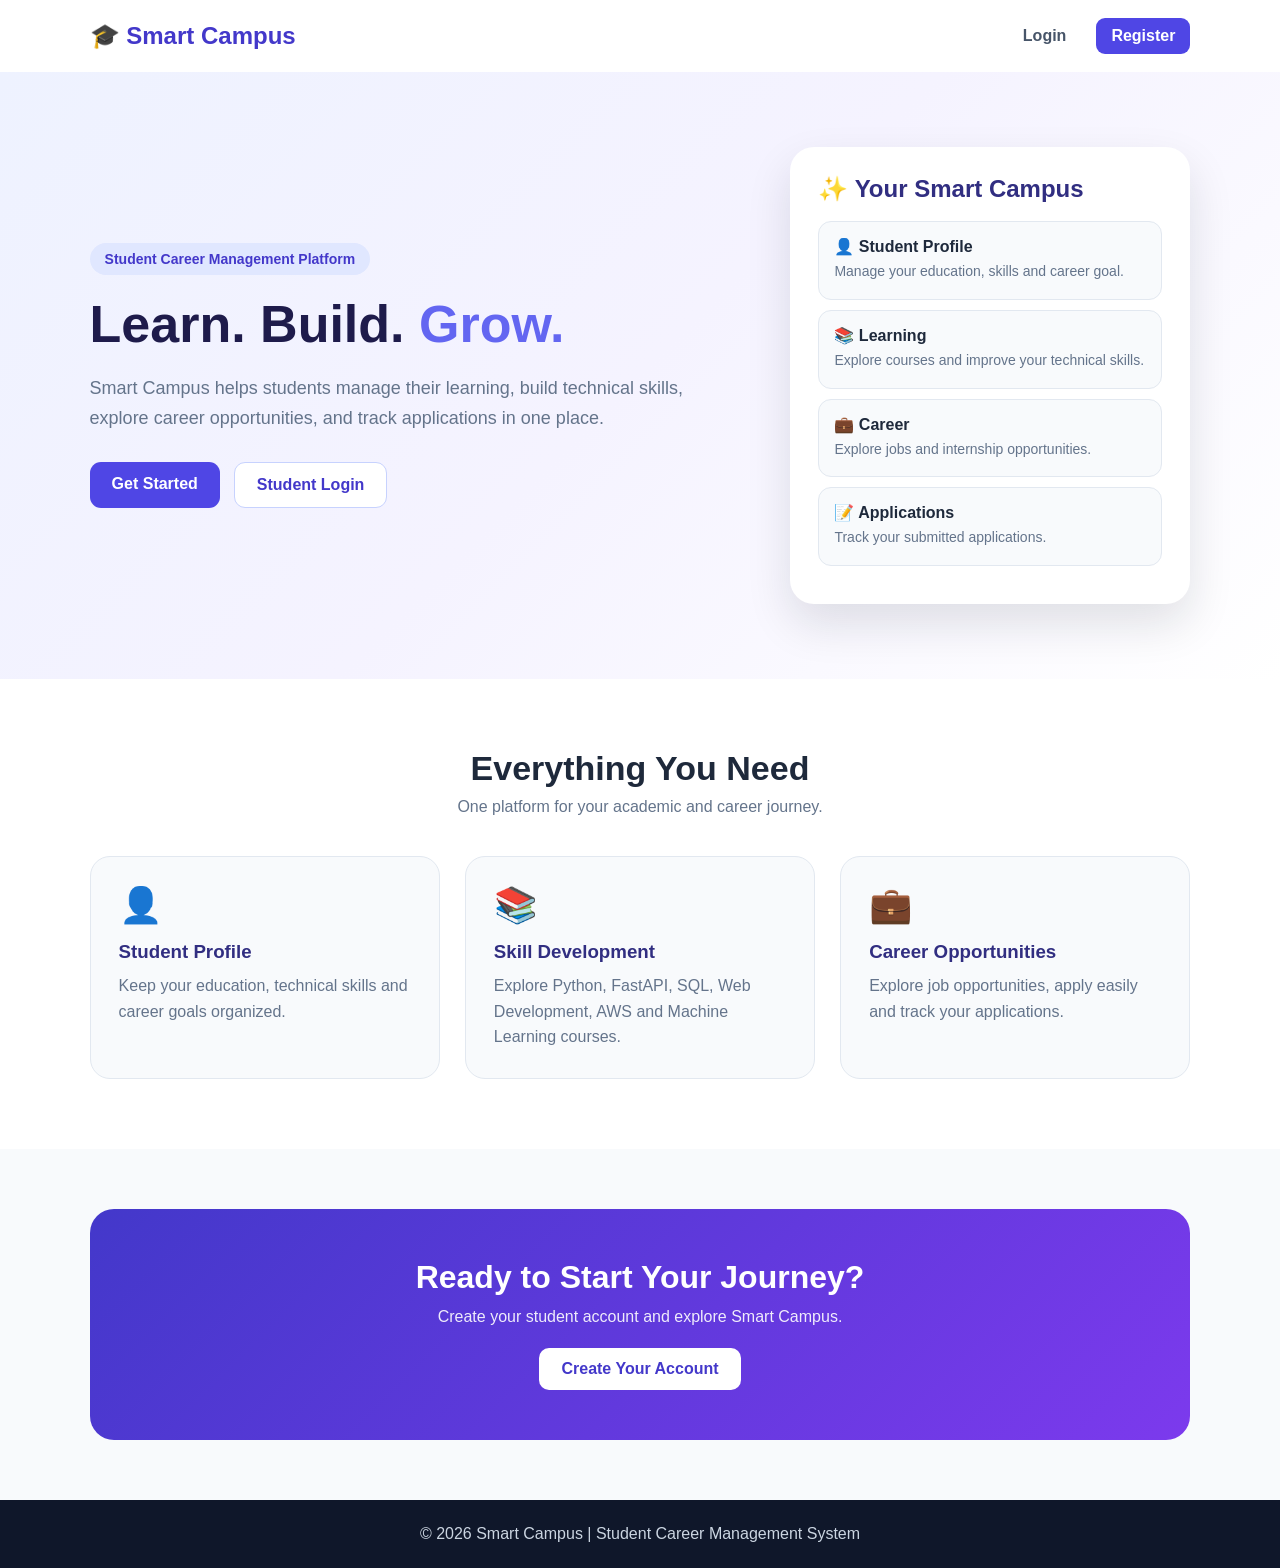
<file: index.html>
<!DOCTYPE html>
<html lang="en">

<head>
    <meta charset="UTF-8">
    <meta name="viewport" content="width=device-width, initial-scale=1.0">

    <title>Smart Campus - Home</title>

    <style>
        * {
            margin: 0;
            padding: 0;
            box-sizing: border-box;
        }

        body {
            font-family: "Segoe UI", Arial, sans-serif;
            background: #f8fafc;
            color: #1e293b;
        }

        nav {
            padding: 18px 7%;
            background: white;
            display: flex;
            justify-content: space-between;
            align-items: center;
            box-shadow: 0 2px 12px rgba(15, 23, 42, 0.08);
        }

        .logo {
            font-size: 24px;
            font-weight: bold;
            color: #4338ca;
        }

        .nav-links {
            display: flex;
            gap: 15px;
        }

        .nav-links a {
            text-decoration: none;
            color: #475569;
            font-weight: 600;
            padding: 9px 15px;
            border-radius: 9px;
        }

        .nav-links a:hover {
            color: #4338ca;
            background: #eef2ff;
        }

        .register-btn {
            background: #4f46e5 !important;
            color: white !important;
        }

        .hero {
            min-height: 560px;
            padding: 75px 7%;
            display: flex;
            align-items: center;
            justify-content: space-between;
            gap: 50px;
            background: linear-gradient(135deg, #eef2ff, #f5f3ff, white);
        }

        .hero-content {
            max-width: 600px;
        }

        .tag {
            display: inline-block;
            background: #e0e7ff;
            color: #4338ca;
            padding: 8px 15px;
            border-radius: 30px;
            font-size: 14px;
            font-weight: 600;
            margin-bottom: 20px;
        }

        .hero h1 {
            font-size: 52px;
            line-height: 1.15;
            color: #1e1b4b;
            margin-bottom: 18px;
        }

        .hero h1 span {
            color: #6366f1;
        }

        .hero p {
            color: #64748b;
            font-size: 18px;
            line-height: 1.7;
            margin-bottom: 28px;
        }

        .buttons {
            display: flex;
            gap: 14px;
        }

        .btn {
            text-decoration: none;
            padding: 13px 22px;
            border-radius: 11px;
            font-weight: 600;
            transition: 0.3s;
        }

        .primary {
            background: #4f46e5;
            color: white;
        }

        .primary:hover {
            background: #3730a3;
            transform: translateY(-2px);
        }

        .secondary {
            background: white;
            color: #4338ca;
            border: 1px solid #c7d2fe;
        }

        .secondary:hover {
            background: #eef2ff;
            transform: translateY(-2px);
        }

        .preview {
            width: 400px;
            background: white;
            padding: 28px;
            border-radius: 24px;
            box-shadow: 0 20px 45px rgba(15, 23, 42, 0.12);
        }

        .preview h2 {
            color: #312e81;
            margin-bottom: 18px;
        }

        .preview-card {
            padding: 15px;
            margin: 10px 0;
            border-radius: 13px;
            background: #f8fafc;
            border: 1px solid #e2e8f0;
        }

        .preview-card strong {
            color: #1e293b;
        }

        .preview-card p {
            font-size: 14px;
            margin: 4px 0 0;
        }

        .features {
            padding: 70px 7%;
            background: white;
        }

        .section-title {
            text-align: center;
            margin-bottom: 40px;
        }

        .section-title h2 {
            font-size: 34px;
            color: #1e293b;
            margin-bottom: 10px;
        }

        .section-title p {
            color: #64748b;
        }

        .feature-grid {
            display: grid;
            grid-template-columns: repeat(3, 1fr);
            gap: 25px;
        }

        .feature-card {
            padding: 28px;
            background: #f8fafc;
            border: 1px solid #e2e8f0;
            border-radius: 20px;
            transition: 0.3s;
        }

        .feature-card:hover {
            transform: translateY(-5px);
            box-shadow: 0 12px 25px rgba(67, 56, 202, 0.10);
        }

        .icon {
            font-size: 35px;
            margin-bottom: 15px;
        }

        .feature-card h3 {
            color: #312e81;
            margin-bottom: 10px;
        }

        .feature-card p {
            color: #64748b;
            line-height: 1.6;
        }

        .cta {
            margin: 60px 7%;
            padding: 50px 25px;
            text-align: center;
            border-radius: 24px;
            background: linear-gradient(135deg, #4338ca, #7c3aed);
            color: white;
        }

        .cta h2 {
            font-size: 32px;
            margin-bottom: 12px;
        }

        .cta p {
            margin-bottom: 22px;
            opacity: 0.9;
        }

        .cta a {
            display: inline-block;
            background: white;
            color: #4338ca;
            text-decoration: none;
            padding: 12px 22px;
            border-radius: 10px;
            font-weight: bold;
        }

        footer {
            background: #0f172a;
            color: #cbd5e1;
            text-align: center;
            padding: 25px;
        }

        @media (max-width: 850px) {
            .hero {
                flex-direction: column;
                text-align: center;
            }

            .buttons {
                justify-content: center;
            }

            .preview {
                width: 100%;
                max-width: 430px;
            }

            .feature-grid {
                grid-template-columns: 1fr;
            }

            .hero h1 {
                font-size: 40px;
            }
        }

        @media (max-width: 550px) {
            .nav-links a:first-child {
                display: none;
            }

            .hero {
                padding: 55px 5%;
            }

            .hero h1 {
                font-size: 34px;
            }

            .buttons {
                flex-direction: column;
            }

            .btn {
                width: 100%;
            }
        }
    </style>
</head>

<body>

    <nav>

        <div class="logo">
            🎓 Smart Campus
        </div>

        <div class="nav-links">

            <a href="Login.html">
                Login
            </a>

            <a href="register.html" class="register-btn">
                Register
            </a>

        </div>

    </nav>


    <section class="hero">

        <div class="hero-content">

            <span class="tag">
                Student Career Management Platform
            </span>

            <h1>
                Learn. Build.
                <span>Grow.</span>
            </h1>

            <p>
                Smart Campus helps students manage their learning,
                build technical skills, explore career opportunities,
                and track applications in one place.
            </p>

            <div class="buttons">

                <a href="register.html" class="btn primary">
                    Get Started
                </a>

                <a href="Login.html" class="btn secondary">
                    Student Login
                </a>

            </div>

        </div>


        <div class="preview">

            <h2>✨ Your Smart Campus</h2>

            <div class="preview-card">
                <strong>👤 Student Profile</strong>
                <p>Manage your education, skills and career goal.</p>
            </div>

            <div class="preview-card">
                <strong>📚 Learning</strong>
                <p>Explore courses and improve your technical skills.</p>
            </div>

            <div class="preview-card">
                <strong>💼 Career</strong>
                <p>Explore jobs and internship opportunities.</p>
            </div>

            <div class="preview-card">
                <strong>📝 Applications</strong>
                <p>Track your submitted applications.</p>
            </div>

        </div>

    </section>


    <section class="features">

        <div class="section-title">

            <h2>Everything You Need</h2>

            <p>
                One platform for your academic and career journey.
            </p>

        </div>


        <div class="feature-grid">

            <div class="feature-card">

                <div class="icon">👤</div>

                <h3>Student Profile</h3>

                <p>
                    Keep your education, technical skills
                    and career goals organized.
                </p>

            </div>


            <div class="feature-card">

                <div class="icon">📚</div>

                <h3>Skill Development</h3>

                <p>
                    Explore Python, FastAPI, SQL, Web Development,
                    AWS and Machine Learning courses.
                </p>

            </div>


            <div class="feature-card">

                <div class="icon">💼</div>

                <h3>Career Opportunities</h3>

                <p>
                    Explore job opportunities, apply easily
                    and track your applications.
                </p>

            </div>

        </div>

    </section>


    <section class="cta">

        <h2>Ready to Start Your Journey?</h2>

        <p>
            Create your student account and explore Smart Campus.
        </p>

        <a href="register.html">
            Create Your Account
        </a>

    </section>


    <footer>

        © 2026 Smart Campus | Student Career Management System

    </footer>

</body>

</html>
</file>
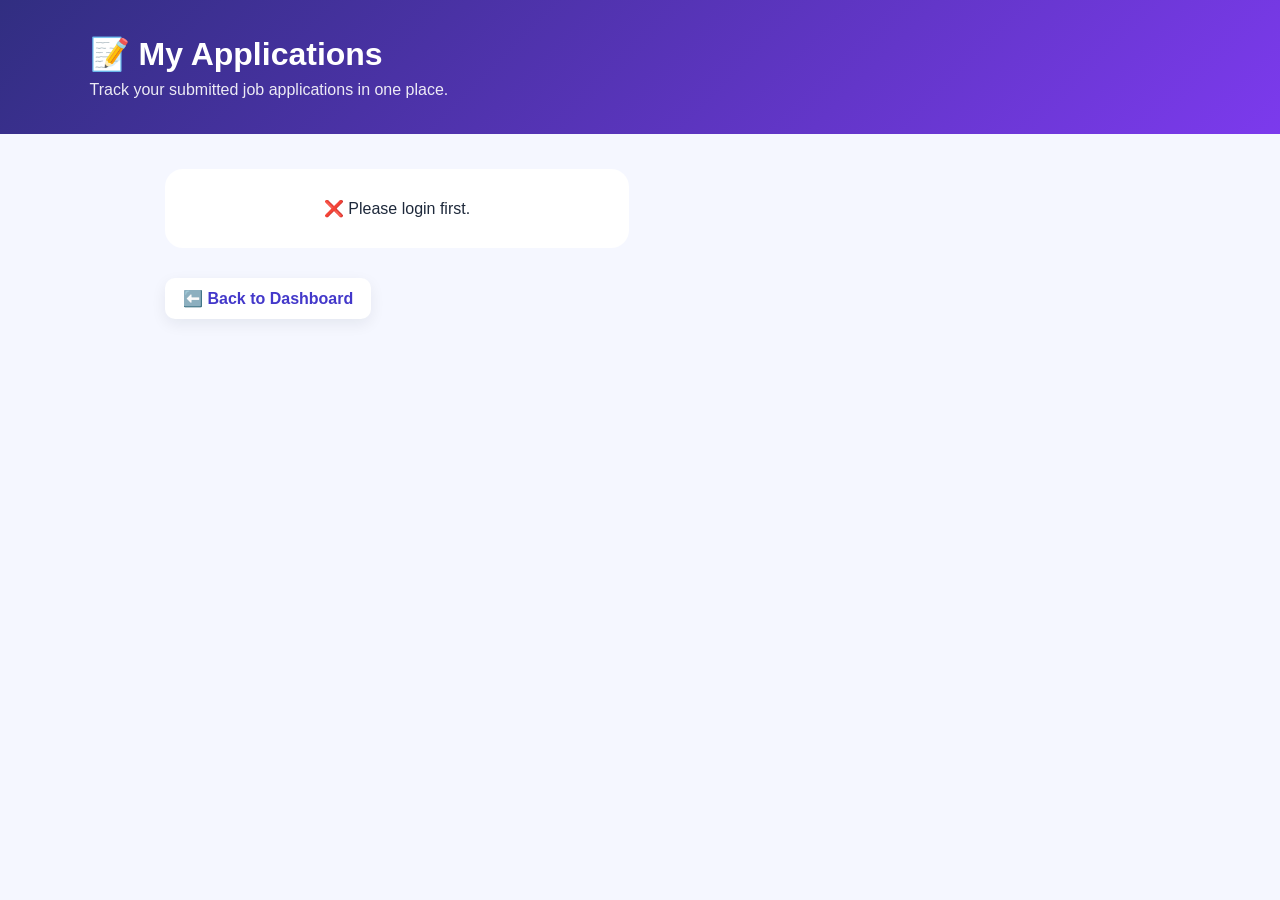
<file: applications.html>
<!DOCTYPE html>
<html lang="en">

<head>
    <meta charset="UTF-8">
    <meta name="viewport" content="width=device-width, initial-scale=1.0">

    <title>My Applications - Smart Campus</title>

    <style>
        * {
            margin: 0;
            padding: 0;
            box-sizing: border-box;
        }

        body {
            font-family: "Segoe UI", Arial, sans-serif;
            background: #f5f7ff;
            color: #1e293b;
            min-height: 100vh;
        }

        .header {
            background: linear-gradient(135deg, #312e81, #7c3aed);
            color: white;
            padding: 35px 7%;
        }

        .header h1 {
            font-size: 32px;
            margin-bottom: 8px;
        }

        .header p {
            opacity: 0.9;
        }

        .container {
            width: 90%;
            max-width: 950px;
            margin: 35px auto;
        }

        .applications-grid {
            display: grid;
            grid-template-columns: repeat(2, 1fr);
            gap: 22px;
        }

        .application-card {
            background: white;
            border-radius: 20px;
            padding: 25px;
            box-shadow: 0 8px 22px rgba(15, 23, 42, 0.08);
            border: 1px solid #e2e8f0;
            transition: 0.3s;
        }

        .application-card:hover {
            transform: translateY(-5px);
            box-shadow: 0 15px 30px rgba(79, 70, 229, 0.12);
        }

        .icon {
            font-size: 32px;
            margin-bottom: 12px;
        }

        .application-card h3 {
            color: #312e81;
            margin-bottom: 12px;
        }

        .status {
            display: inline-block;
            background: #dcfce7;
            color: #166534;
            padding: 6px 12px;
            border-radius: 20px;
            font-size: 13px;
            font-weight: 700;
            margin: 8px 0 18px;
        }

        .view-btn {
            display: inline-block;
            padding: 10px 17px;
            background: #4f46e5;
            color: white;
            border: none;
            border-radius: 10px;
            cursor: pointer;
            font-weight: 600;
        }

        .view-btn:hover {
            background: #3730a3;
        }

        .back-btn {
            display: inline-block;
            margin-top: 30px;
            padding: 11px 18px;
            background: white;
            color: #4338ca;
            text-decoration: none;
            border-radius: 10px;
            box-shadow: 0 5px 15px rgba(15, 23, 42, 0.07);
            font-weight: 600;
        }

        .empty {
            background: white;
            padding: 30px;
            border-radius: 18px;
            text-align: center;
        }

        @media (max-width: 700px) {
            .applications-grid {
                grid-template-columns: 1fr;
            }

            .header {
                padding: 28px 5%;
            }

            .container {
                width: 94%;
            }
        }
    </style>
</head>

<body>

    <header class="header">
        <h1>📝 My Applications</h1>
        <p>Track your submitted job applications in one place.</p>
    </header>

    <main class="container">

        <div id="applications" class="applications-grid">
            Loading applications...
        </div>

        <a href="studentdashboard.html" class="back-btn">
            ⬅️ Back to Dashboard
        </a>

    </main>

    <script>

        async function loadApplications() {

            const email = localStorage.getItem("student_email");

            if (!email) {
                document.getElementById("applications").innerHTML =
                    `
                    <div class="empty">
                        <p>❌ Please login first.</p>
                    </div>
                    `;
                return;
            }

            try {

                const response = await fetch(
                    "http://127.0.0.1:8000/applications?email="
                    + encodeURIComponent(email)
                );

                const result = await response.json();

                const container =
                    document.getElementById("applications");

                if (
                    !result.applications ||
                    result.applications.length === 0
                ) {
                    container.innerHTML =
                        `
                        <div class="empty">
                            <h3>No Applications Yet</h3>
                            <p>Apply for an opportunity to see it here.</p>
                        </div>
                        `;
                    return;
                }

                container.innerHTML = "";

                result.applications.forEach(function (application) {

                    const card =
                        document.createElement("div");

                    card.className = "application-card";

                    card.innerHTML = `
                        <div class="icon">💼</div>

                        <h3>${application.job}</h3>

                        <span class="status">
                            ${application.status}
                        </span>

                        <br>

                        <button
                            class="view-btn"
                            onclick="viewApplication('${application.job}')">
                            View Application
                        </button>
                    `;

                    container.appendChild(card);

                });

            } catch (error) {

                document.getElementById("applications").innerHTML =
                    `
                    <div class="empty">
                        <p>❌ Unable to connect to backend.</p>
                    </div>
                    `;

            }
        }


        function viewApplication(job) {

            alert(
                "📄 Application Details\n\n" +
                "Position: " + job + "\n" +
                "Status: Applied\n\n" +
                "✅ Your application has been submitted."
            );

        }

        loadApplications();

    </script>

</body>

</html>
</file>
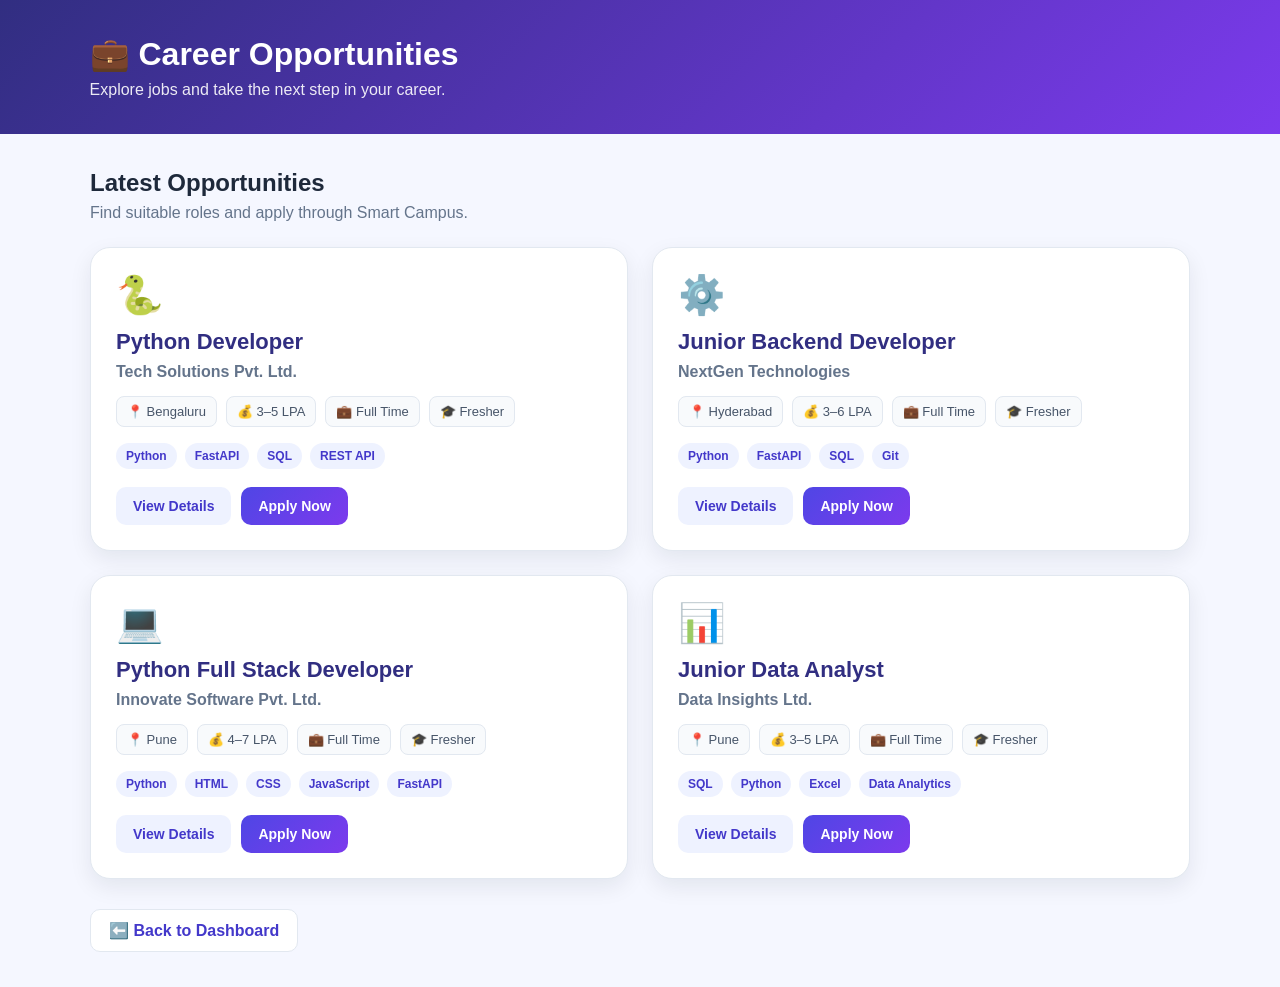
<file: career.html>
<!DOCTYPE html>
<html lang="en">

<head>
    <meta charset="UTF-8">
    <meta name="viewport" content="width=device-width, initial-scale=1.0">

    <title>Career Opportunities - Smart Campus</title>

    <style>
        * {
            margin: 0;
            padding: 0;
            box-sizing: border-box;
        }

        body {
            font-family: "Segoe UI", Arial, sans-serif;
            background: #f5f7ff;
            color: #1e293b;
        }

        .header {
            background: linear-gradient(135deg, #312e81, #7c3aed);
            color: white;
            padding: 35px 7%;
        }

        .header h1 {
            font-size: 32px;
            margin-bottom: 8px;
        }

        .header p {
            opacity: 0.9;
        }

        .container {
            width: 90%;
            max-width: 1100px;
            margin: 35px auto;
        }

        .section-title {
            margin-bottom: 25px;
        }

        .section-title h2 {
            color: #1e293b;
            margin-bottom: 7px;
        }

        .section-title p {
            color: #64748b;
        }

        .job-grid {
            display: grid;
            grid-template-columns: repeat(2, 1fr);
            gap: 24px;
        }

        .job-card {
            background: white;
            padding: 25px;
            border-radius: 20px;
            border: 1px solid #e2e8f0;
            box-shadow: 0 8px 22px rgba(15, 23, 42, 0.08);
            transition: 0.3s;
        }

        .job-card:hover {
            transform: translateY(-4px);
            box-shadow: 0 15px 30px rgba(79, 70, 229, 0.12);
        }

        .job-icon {
            font-size: 38px;
            margin-bottom: 12px;
        }

        .job-card h3 {
            color: #312e81;
            font-size: 22px;
            margin-bottom: 8px;
        }

        .company {
            color: #64748b;
            font-weight: 600;
            margin-bottom: 15px;
        }

        .job-info {
            display: flex;
            flex-wrap: wrap;
            gap: 9px;
            margin-bottom: 16px;
        }

        .info {
            padding: 7px 10px;
            background: #f8fafc;
            border: 1px solid #e2e8f0;
            border-radius: 8px;
            font-size: 13px;
            color: #475569;
        }

        .skills {
            display: flex;
            flex-wrap: wrap;
            gap: 8px;
            margin-bottom: 18px;
        }

        .skill {
            background: #eef2ff;
            color: #4338ca;
            padding: 6px 10px;
            border-radius: 20px;
            font-size: 12px;
            font-weight: 600;
        }

        .buttons {
            display: flex;
            gap: 10px;
            flex-wrap: wrap;
        }

        button {
            padding: 11px 17px;
            border-radius: 10px;
            border: none;
            cursor: pointer;
            font-size: 14px;
            font-weight: 600;
        }

        .details-btn {
            background: #eef2ff;
            color: #4338ca;
        }

        .details-btn:hover {
            background: #e0e7ff;
        }

        .apply-btn {
            background: linear-gradient(135deg, #4f46e5, #7c3aed);
            color: white;
        }

        .apply-btn:hover {
            background: #3730a3;
        }

        .back-btn {
            display: inline-block;
            margin-top: 30px;
            padding: 11px 18px;
            text-decoration: none;
            background: white;
            color: #4338ca;
            border: 1px solid #e2e8f0;
            border-radius: 10px;
            font-weight: 600;
        }

        .message {
            margin-top: 20px;
            padding: 14px;
            border-radius: 10px;
            display: none;
            font-weight: 600;
        }

        /* Modal */

        .modal {
            display: none;
            position: fixed;
            inset: 0;
            background: rgba(15, 23, 42, 0.55);
            justify-content: center;
            align-items: center;
            padding: 20px;
            z-index: 1000;
        }

        .modal-content {
            background: white;
            width: 100%;
            max-width: 600px;
            border-radius: 20px;
            padding: 30px;
            max-height: 85vh;
            overflow-y: auto;
        }

        .modal-content h2 {
            color: #312e81;
            margin-bottom: 8px;
        }

        .modal-company {
            color: #64748b;
            font-weight: 600;
        }

        .modal-content h3 {
            color: #4338ca;
            margin-top: 20px;
            margin-bottom: 8px;
        }

        .modal-content p,
        .modal-content li {
            color: #64748b;
            line-height: 1.7;
        }

        .modal-content ul {
            padding-left: 20px;
        }

        .close-btn {
            float: right;
            background: #e2e8f0;
            color: #334155;
        }

        .close-btn:hover {
            background: #cbd5e1;
        }

        @media (max-width: 800px) {
            .job-grid {
                grid-template-columns: 1fr;
            }
        }

        @media (max-width: 500px) {
            .container {
                width: 94%;
            }

            .header {
                padding: 28px 5%;
            }

            .header h1 {
                font-size: 27px;
            }

            .buttons {
                flex-direction: column;
            }

            button {
                width: 100%;
            }
        }
    </style>
</head>

<body>

    <header class="header">
        <h1>💼 Career Opportunities</h1>
        <p>Explore jobs and take the next step in your career.</p>
    </header>

    <main class="container">

        <div class="section-title">
            <h2>Latest Opportunities</h2>
            <p>Find suitable roles and apply through Smart Campus.</p>
        </div>

        <div class="job-grid">

            <!-- Job 1 -->
            <div class="job-card">

                <div class="job-icon">🐍</div>

                <h3>Python Developer</h3>

                <div class="company">
                    Tech Solutions Pvt. Ltd.
                </div>

                <div class="job-info">
                    <span class="info">📍 Bengaluru</span>
                    <span class="info">💰 3–5 LPA</span>
                    <span class="info">💼 Full Time</span>
                    <span class="info">🎓 Fresher</span>
                </div>

                <div class="skills">
                    <span class="skill">Python</span>
                    <span class="skill">FastAPI</span>
                    <span class="skill">SQL</span>
                    <span class="skill">REST API</span>
                </div>

                <div class="buttons">

                    <button
                        class="details-btn"
                        onclick="showDetails(
                            'Python Developer',
                            'Tech Solutions Pvt. Ltd.',
                            'Bengaluru',
                            '3–5 LPA',
                            'Python, FastAPI, SQL, REST APIs'
                        )">
                        View Details
                    </button>

                    <button
                        class="apply-btn"
                        onclick="applyJob('Python Developer')">
                        Apply Now
                    </button>

                </div>

            </div>


            <!-- Job 2 -->
            <div class="job-card">

                <div class="job-icon">⚙️</div>

                <h3>Junior Backend Developer</h3>

                <div class="company">
                    NextGen Technologies
                </div>

                <div class="job-info">
                    <span class="info">📍 Hyderabad</span>
                    <span class="info">💰 3–6 LPA</span>
                    <span class="info">💼 Full Time</span>
                    <span class="info">🎓 Fresher</span>
                </div>

                <div class="skills">
                    <span class="skill">Python</span>
                    <span class="skill">FastAPI</span>
                    <span class="skill">SQL</span>
                    <span class="skill">Git</span>
                </div>

                <div class="buttons">

                    <button
                        class="details-btn"
                        onclick="showDetails(
                            'Junior Backend Developer',
                            'NextGen Technologies',
                            'Hyderabad',
                            '3–6 LPA',
                            'Python, FastAPI, SQL, Git'
                        )">
                        View Details
                    </button>

                    <button
                        class="apply-btn"
                        onclick="applyJob('Junior Backend Developer')">
                        Apply Now
                    </button>

                </div>

            </div>


            <!-- Job 3 -->
            <div class="job-card">

                <div class="job-icon">💻</div>

                <h3>Python Full Stack Developer</h3>

                <div class="company">
                    Innovate Software Pvt. Ltd.
                </div>

                <div class="job-info">
                    <span class="info">📍 Pune</span>
                    <span class="info">💰 4–7 LPA</span>
                    <span class="info">💼 Full Time</span>
                    <span class="info">🎓 Fresher</span>
                </div>

                <div class="skills">
                    <span class="skill">Python</span>
                    <span class="skill">HTML</span>
                    <span class="skill">CSS</span>
                    <span class="skill">JavaScript</span>
                    <span class="skill">FastAPI</span>
                </div>

                <div class="buttons">

                    <button
                        class="details-btn"
                        onclick="showDetails(
                            'Python Full Stack Developer',
                            'Innovate Software Pvt. Ltd.',
                            'Pune',
                            '4–7 LPA',
                            'Python, HTML, CSS, JavaScript, FastAPI'
                        )">
                        View Details
                    </button>

                    <button
                        class="apply-btn"
                        onclick="applyJob('Python Full Stack Developer')">
                        Apply Now
                    </button>

                </div>

            </div>


            <!-- Job 4 -->
            <div class="job-card">

                <div class="job-icon">📊</div>

                <h3>Junior Data Analyst</h3>

                <div class="company">
                    Data Insights Ltd.
                </div>

                <div class="job-info">
                    <span class="info">📍 Pune</span>
                    <span class="info">💰 3–5 LPA</span>
                    <span class="info">💼 Full Time</span>
                    <span class="info">🎓 Fresher</span>
                </div>

                <div class="skills">
                    <span class="skill">SQL</span>
                    <span class="skill">Python</span>
                    <span class="skill">Excel</span>
                    <span class="skill">Data Analytics</span>
                </div>

                <div class="buttons">

                    <button
                        class="details-btn"
                        onclick="showDetails(
                            'Junior Data Analyst',
                            'Data Insights Ltd.',
                            'Pune',
                            '3–5 LPA',
                            'SQL, Python, Excel, Data Analytics'
                        )">
                        View Details
                    </button>

                    <button
                        class="apply-btn"
                        onclick="applyJob('Junior Data Analyst')">
                        Apply Now
                    </button>

                </div>

            </div>

        </div>


        <div id="message" class="message"></div>


        <a
            href="studentdashboard.html"
            class="back-btn">
            ⬅️ Back to Dashboard
        </a>

    </main>


    <!-- Job Details Modal -->

    <div id="detailsModal" class="modal">

        <div class="modal-content">

            <button
                class="close-btn"
                onclick="closeDetails()">
                ✕ Close
            </button>

            <h2 id="modalTitle">Job Title</h2>

            <p
                id="modalCompany"
                class="modal-company">
                Company
            </p>

            <h3>📍 Location</h3>
            <p id="modalLocation"></p>

            <h3>💰 Salary</h3>
            <p id="modalSalary"></p>

            <h3>🛠️ Required Skills</h3>
            <p id="modalSkills"></p>

            <h3>📋 Job Description</h3>

            <p>
                The selected candidate will work with the development
                team to build, test, debug and maintain software
                applications. The role provides opportunities to work
                with modern technologies and real-world projects.
            </p>

            <h3>🎓 Eligibility</h3>

            <ul>
                <li>Bachelor's degree in Computer Science or related field</li>
                <li>Strong programming and problem-solving fundamentals</li>
                <li>Good communication and teamwork skills</li>
                <li>Freshers are encouraged to apply</li>
            </ul>

        </div>

    </div>


    <script>

        function showDetails(
            title,
            company,
            location,
            salary,
            skills
        ) {

            document.getElementById("modalTitle").textContent =
                title;

            document.getElementById("modalCompany").textContent =
                company;

            document.getElementById("modalLocation").textContent =
                location;

            document.getElementById("modalSalary").textContent =
                salary;

            document.getElementById("modalSkills").textContent =
                skills;

            document.getElementById("detailsModal").style.display =
                "flex";
        }


        function closeDetails() {

            document.getElementById("detailsModal").style.display =
                "none";
        }


        async function applyJob(jobTitle) {

            const email =
                localStorage.getItem("student_email");

            const message =
                document.getElementById("message");


            if (!email) {

                message.textContent =
                    "❌ Please login before applying.";

                message.style.display = "block";
                message.style.background = "#fee2e2";
                message.style.color = "#b91c1c";

                return;
            }


            try {

                const response =
                    await fetch(
                        "http://127.0.0.1:8000/apply",
                        {
                            method: "POST",

                            headers: {
                                "Content-Type":
                                    "application/json"
                            },

                            body: JSON.stringify({
                                email: email,
                                job: jobTitle
                            })
                        }
                    );


                const result =
                    await response.json();


                if (response.ok) {

                    message.textContent =
                        "✅ Application submitted successfully for " +
                        jobTitle + ".";

                    message.style.display = "block";
                    message.style.background = "#dcfce7";
                    message.style.color = "#166534";

                } else {

                    message.textContent =
                        "❌ " +
                        (result.message ||
                            "Unable to submit application.");

                    message.style.display = "block";
                    message.style.background = "#fee2e2";
                    message.style.color = "#b91c1c";
                }

            } catch (error) {

                message.textContent =
                    "❌ Unable to connect to the backend.";

                message.style.display = "block";
                message.style.background = "#fee2e2";
                message.style.color = "#b91c1c";
            }

        }

    </script>

</body>

</html>
</file>
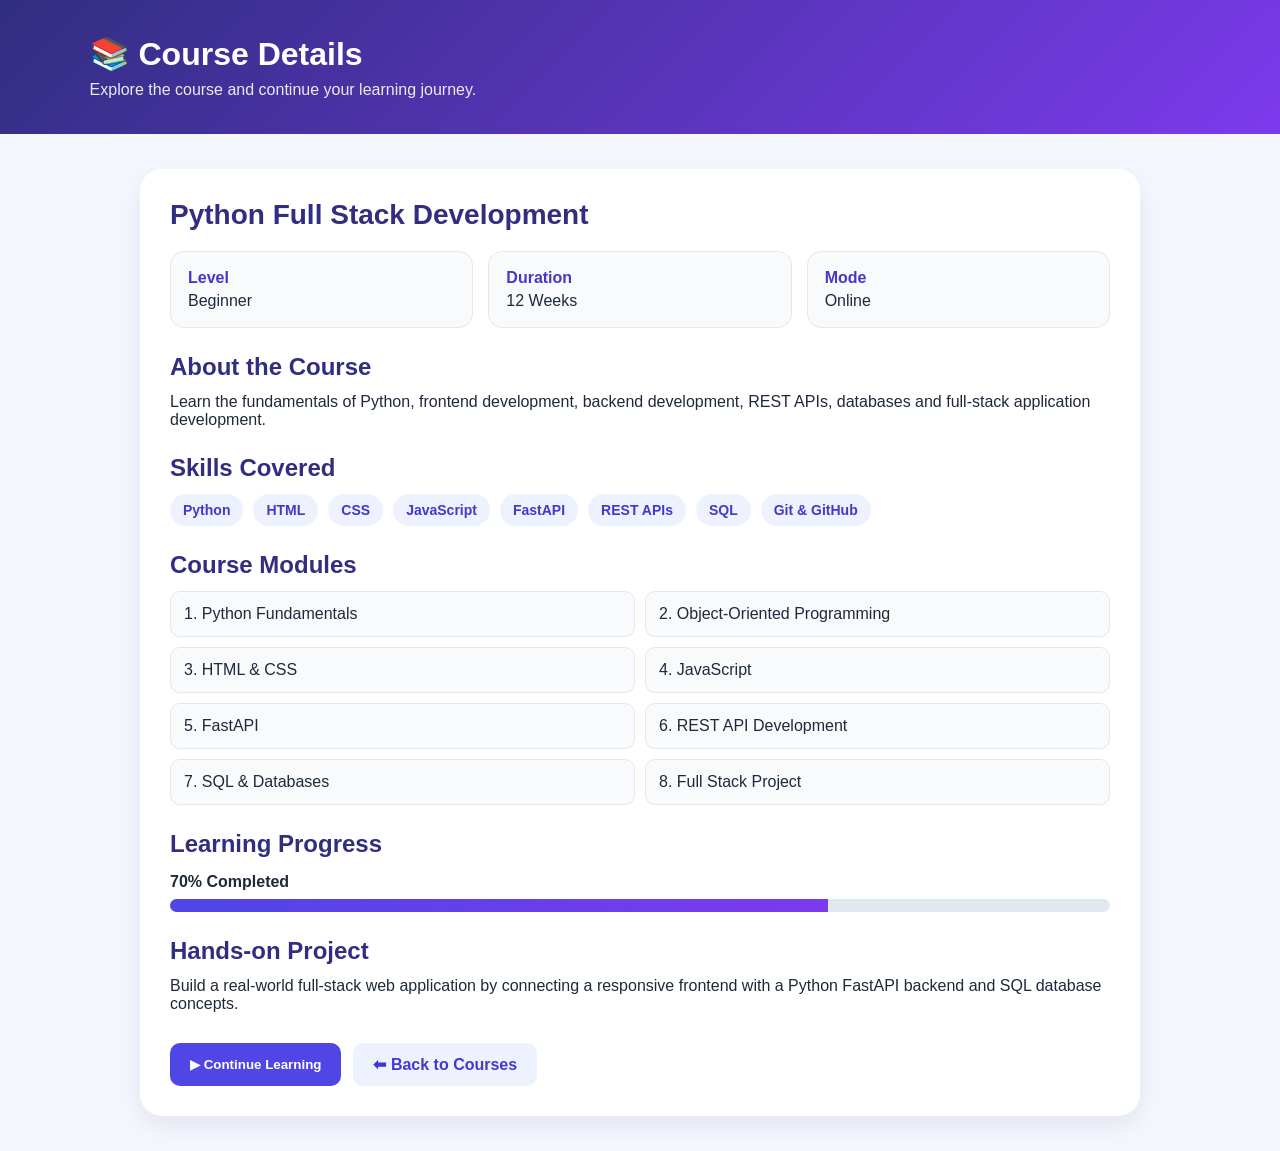
<file: course-details.html>
<!DOCTYPE html>
<html lang="en">
<head>
    <meta charset="UTF-8">
    <meta name="viewport" content="width=device-width, initial-scale=1.0">
    <title>Course Details - Smart Campus</title>

    <style>
        * {
            margin: 0;
            padding: 0;
            box-sizing: border-box;
        }

        body {
            font-family: "Segoe UI", Arial, sans-serif;
            background: #f5f7ff;
            color: #1e293b;
        }

        .header {
            background: linear-gradient(135deg, #312e81, #7c3aed);
            color: white;
            padding: 35px 7%;
        }

        .header h1 {
            font-size: 32px;
            margin-bottom: 8px;
        }

        .header p {
            opacity: 0.9;
        }

        .container {
            width: 90%;
            max-width: 1000px;
            margin: 35px auto;
        }

        .course-card {
            background: white;
            padding: 30px;
            border-radius: 22px;
            box-shadow: 0 10px 25px rgba(15, 23, 42, 0.08);
            margin-bottom: 25px;
        }

        .course-title {
            color: #312e81;
            font-size: 28px;
            margin-bottom: 20px;
        }

        .info-grid {
            display: grid;
            grid-template-columns: repeat(3, 1fr);
            gap: 15px;
            margin-bottom: 25px;
        }

        .info-box {
            background: #f8fafc;
            padding: 17px;
            border-radius: 14px;
            border: 1px solid #e2e8f0;
        }

        .info-box strong {
            display: block;
            color: #4338ca;
            margin-bottom: 5px;
        }

        .section {
            margin-top: 25px;
        }

        .section h2 {
            color: #312e81;
            margin-bottom: 12px;
        }

        .skills {
            display: flex;
            flex-wrap: wrap;
            gap: 10px;
        }

        .skill {
            background: #eef2ff;
            color: #4338ca;
            padding: 8px 13px;
            border-radius: 20px;
            font-size: 14px;
            font-weight: 600;
        }

        .modules {
            display: grid;
            grid-template-columns: 1fr 1fr;
            gap: 10px;
        }

        .module {
            padding: 13px;
            background: #f8fafc;
            border-radius: 10px;
            border: 1px solid #e2e8f0;
        }

        .progress-box {
            margin-top: 15px;
        }

        .progress-bar {
            width: 100%;
            height: 13px;
            background: #e2e8f0;
            border-radius: 20px;
            overflow: hidden;
            margin-top: 8px;
        }

        .progress {
            width: 70%;
            height: 100%;
            background: linear-gradient(90deg, #4f46e5, #7c3aed);
        }

        .buttons {
            margin-top: 30px;
            display: flex;
            gap: 12px;
        }

        .btn {
            text-decoration: none;
            padding: 12px 20px;
            border-radius: 10px;
            font-weight: 600;
            border: none;
            cursor: pointer;
        }

        .primary {
            background: #4f46e5;
            color: white;
        }

        .primary:hover {
            background: #3730a3;
        }

        .secondary {
            background: #eef2ff;
            color: #4338ca;
        }

        @media (max-width: 750px) {
            .info-grid,
            .modules {
                grid-template-columns: 1fr;
            }

            .buttons {
                flex-direction: column;
            }

            .btn {
                text-align: center;
            }
        }
    </style>
</head>

<body>

    <header class="header">
        <h1>📚 Course Details</h1>
        <p>Explore the course and continue your learning journey.</p>
    </header>

    <main class="container">

        <div class="course-card">

            <h2 id="courseTitle" class="course-title">
                Python Full Stack Development
            </h2>

            <div class="info-grid">

                <div class="info-box">
                    <strong>Level</strong>
                    <span id="level">Beginner</span>
                </div>

                <div class="info-box">
                    <strong>Duration</strong>
                    <span id="duration">12 Weeks</span>
                </div>

                <div class="info-box">
                    <strong>Mode</strong>
                    <span id="mode">Online</span>
                </div>

            </div>

            <div class="section">
                <h2>About the Course</h2>

                <p id="description">
                    Learn the fundamentals of Python, frontend development,
                    backend development, REST APIs, databases and full-stack
                    application development.
                </p>
            </div>

            <div class="section">

                <h2>Skills Covered</h2>

                <div class="skills">

                    <span class="skill">Python</span>
                    <span class="skill">HTML</span>
                    <span class="skill">CSS</span>
                    <span class="skill">JavaScript</span>
                    <span class="skill">FastAPI</span>
                    <span class="skill">REST APIs</span>
                    <span class="skill">SQL</span>
                    <span class="skill">Git & GitHub</span>

                </div>

            </div>

            <div class="section">

                <h2>Course Modules</h2>

                <div class="modules">

                    <div class="module">1. Python Fundamentals</div>
                    <div class="module">2. Object-Oriented Programming</div>
                    <div class="module">3. HTML & CSS</div>
                    <div class="module">4. JavaScript</div>
                    <div class="module">5. FastAPI</div>
                    <div class="module">6. REST API Development</div>
                    <div class="module">7. SQL & Databases</div>
                    <div class="module">8. Full Stack Project</div>

                </div>

            </div>

            <div class="section">

                <h2>Learning Progress</h2>

                <div class="progress-box">

                    <strong>70% Completed</strong>

                    <div class="progress-bar">
                        <div class="progress"></div>
                    </div>

                </div>

            </div>

            <div class="section">

                <h2>Hands-on Project</h2>

                <p>
                    Build a real-world full-stack web application by connecting
                    a responsive frontend with a Python FastAPI backend and SQL
                    database concepts.
                </p>

            </div>

            <div class="buttons">

                <button
                    class="btn primary"
                    onclick="continueLearning()">
                    ▶ Continue Learning
                </button>

                <a
                    href="courses.html"
                    class="btn secondary">
                    ⬅ Back to Courses
                </a>

            </div>

        </div>

    </main>

    <script>

        function continueLearning() {

            alert(
                "📚 Learning Started!\n\n" +
                "You can continue with the next course module."
            );

        }

    </script>

</body>
</html>
</file>
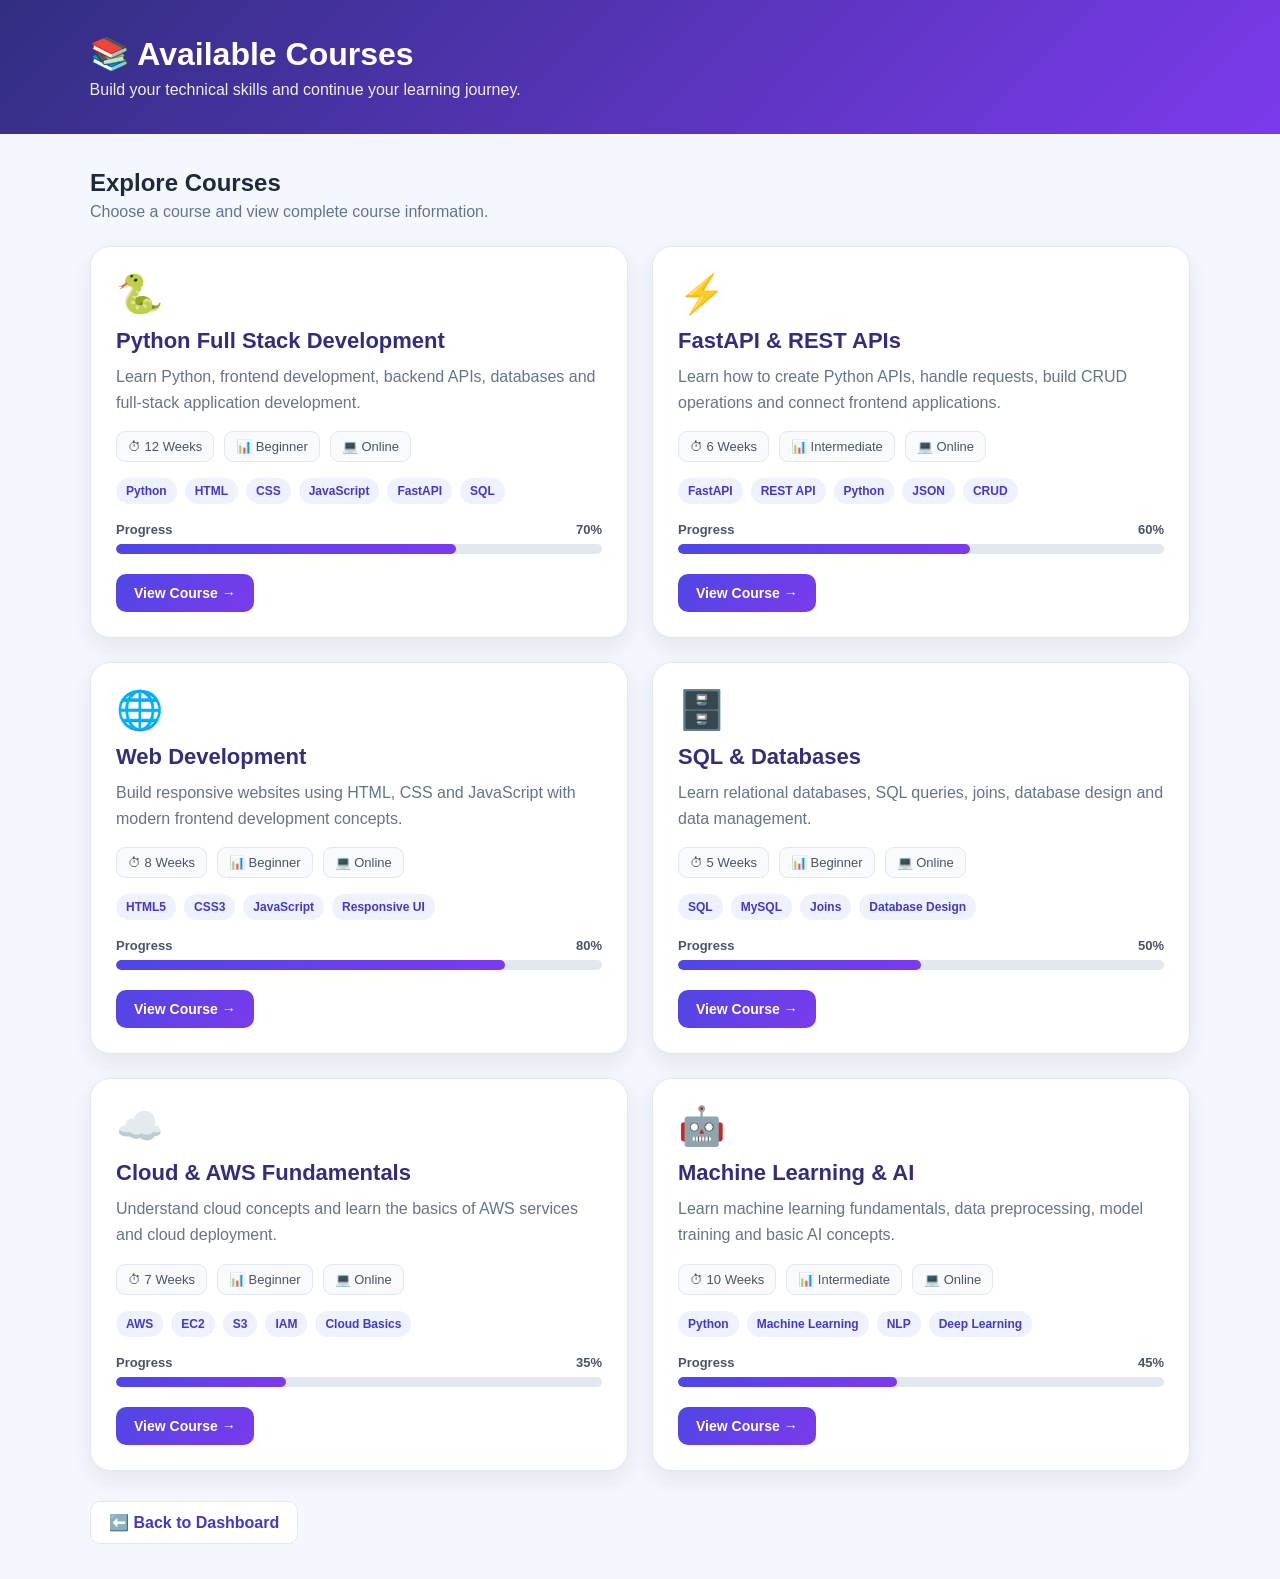
<file: courses.html>
<!DOCTYPE html>
<html lang="en">

<head>
    <meta charset="UTF-8">
    <meta name="viewport" content="width=device-width, initial-scale=1.0">

    <title>Courses - Smart Campus</title>

    <style>
        * {
            margin: 0;
            padding: 0;
            box-sizing: border-box;
        }

        body {
            font-family: "Segoe UI", Arial, sans-serif;
            background: #f5f7ff;
            color: #1e293b;
            min-height: 100vh;
        }

        .header {
            background: linear-gradient(135deg, #312e81, #7c3aed);
            color: white;
            padding: 35px 7%;
        }

        .header h1 {
            font-size: 32px;
            margin-bottom: 8px;
        }

        .header p {
            opacity: 0.92;
        }

        .container {
            width: 90%;
            max-width: 1100px;
            margin: 35px auto;
        }

        .section-title {
            margin-bottom: 25px;
        }

        .section-title h2 {
            color: #1e293b;
            margin-bottom: 6px;
        }

        .section-title p {
            color: #64748b;
        }

        .course-grid {
            display: grid;
            grid-template-columns: repeat(2, 1fr);
            gap: 24px;
        }

        .course-card {
            background: white;
            padding: 25px;
            border-radius: 20px;
            border: 1px solid #e2e8f0;
            box-shadow: 0 8px 22px rgba(15, 23, 42, 0.08);
            transition: 0.3s;
        }

        .course-card:hover {
            transform: translateY(-5px);
            box-shadow: 0 15px 30px rgba(79, 70, 229, 0.12);
        }

        .course-icon {
            font-size: 38px;
            margin-bottom: 12px;
        }

        .course-card h3 {
            color: #312e81;
            font-size: 22px;
            margin-bottom: 10px;
        }

        .course-card p {
            color: #64748b;
            line-height: 1.6;
            margin-bottom: 16px;
        }

        .details {
            display: flex;
            flex-wrap: wrap;
            gap: 10px;
            margin-bottom: 16px;
        }

        .detail {
            background: #f8fafc;
            border: 1px solid #e2e8f0;
            padding: 7px 11px;
            border-radius: 9px;
            font-size: 13px;
            color: #475569;
        }

        .skills {
            display: flex;
            flex-wrap: wrap;
            gap: 8px;
            margin-bottom: 18px;
        }

        .skill {
            background: #eef2ff;
            color: #4338ca;
            padding: 6px 10px;
            border-radius: 20px;
            font-size: 12px;
            font-weight: 600;
        }

        .progress-text {
            display: flex;
            justify-content: space-between;
            margin-bottom: 7px;
            font-size: 13px;
            font-weight: 600;
            color: #475569;
        }

        .progress-bar {
            width: 100%;
            height: 10px;
            background: #e2e8f0;
            border-radius: 20px;
            overflow: hidden;
            margin-bottom: 20px;
        }

        .progress {
            height: 100%;
            background: linear-gradient(90deg, #4f46e5, #7c3aed);
            border-radius: 20px;
        }

        .view-btn {
            display: inline-block;
            text-decoration: none;
            background: linear-gradient(135deg, #4f46e5, #7c3aed);
            color: white;
            padding: 11px 18px;
            border-radius: 10px;
            font-weight: 600;
            font-size: 14px;
            border: none;
            cursor: pointer;
        }

        .view-btn:hover {
            transform: translateY(-2px);
        }

        .back-btn {
            display: inline-block;
            margin-top: 30px;
            padding: 11px 18px;
            background: white;
            color: #4338ca;
            text-decoration: none;
            border-radius: 10px;
            border: 1px solid #e2e8f0;
            font-weight: 600;
        }

        @media (max-width: 800px) {
            .course-grid {
                grid-template-columns: 1fr;
            }
        }

        @media (max-width: 500px) {
            .container {
                width: 94%;
            }

            .header {
                padding: 28px 5%;
            }

            .header h1 {
                font-size: 27px;
            }
        }
    </style>
</head>

<body>

    <header class="header">
        <h1>📚 Available Courses</h1>
        <p>Build your technical skills and continue your learning journey.</p>
    </header>

    <main class="container">

        <div class="section-title">
            <h2>Explore Courses</h2>
            <p>Choose a course and view complete course information.</p>
        </div>

        <div class="course-grid">

            <!-- Python Full Stack -->
            <div class="course-card">

                <div class="course-icon">🐍</div>

                <h3>Python Full Stack Development</h3>

                <p>
                    Learn Python, frontend development, backend APIs,
                    databases and full-stack application development.
                </p>

                <div class="details">
                    <span class="detail">⏱ 12 Weeks</span>
                    <span class="detail">📊 Beginner</span>
                    <span class="detail">💻 Online</span>
                </div>

                <div class="skills">
                    <span class="skill">Python</span>
                    <span class="skill">HTML</span>
                    <span class="skill">CSS</span>
                    <span class="skill">JavaScript</span>
                    <span class="skill">FastAPI</span>
                    <span class="skill">SQL</span>
                </div>

                <div class="progress-text">
                    <span>Progress</span>
                    <span>70%</span>
                </div>

                <div class="progress-bar">
                    <div class="progress" style="width: 70%;"></div>
                </div>

                <button class="view-btn"
                    onclick="viewCourse('Python Full Stack Development')">
                    View Course →
                </button>

            </div>


            <!-- FastAPI -->
            <div class="course-card">

                <div class="course-icon">⚡</div>

                <h3>FastAPI & REST APIs</h3>

                <p>
                    Learn how to create Python APIs, handle requests,
                    build CRUD operations and connect frontend applications.
                </p>

                <div class="details">
                    <span class="detail">⏱ 6 Weeks</span>
                    <span class="detail">📊 Intermediate</span>
                    <span class="detail">💻 Online</span>
                </div>

                <div class="skills">
                    <span class="skill">FastAPI</span>
                    <span class="skill">REST API</span>
                    <span class="skill">Python</span>
                    <span class="skill">JSON</span>
                    <span class="skill">CRUD</span>
                </div>

                <div class="progress-text">
                    <span>Progress</span>
                    <span>60%</span>
                </div>

                <div class="progress-bar">
                    <div class="progress" style="width: 60%;"></div>
                </div>

                <button class="view-btn"
                    onclick="viewCourse('FastAPI & REST APIs')">
                    View Course →
                </button>

            </div>


            <!-- Web Development -->
            <div class="course-card">

                <div class="course-icon">🌐</div>

                <h3>Web Development</h3>

                <p>
                    Build responsive websites using HTML, CSS and
                    JavaScript with modern frontend development concepts.
                </p>

                <div class="details">
                    <span class="detail">⏱ 8 Weeks</span>
                    <span class="detail">📊 Beginner</span>
                    <span class="detail">💻 Online</span>
                </div>

                <div class="skills">
                    <span class="skill">HTML5</span>
                    <span class="skill">CSS3</span>
                    <span class="skill">JavaScript</span>
                    <span class="skill">Responsive UI</span>
                </div>

                <div class="progress-text">
                    <span>Progress</span>
                    <span>80%</span>
                </div>

                <div class="progress-bar">
                    <div class="progress" style="width: 80%;"></div>
                </div>

                <button class="view-btn"
                    onclick="viewCourse('Web Development')">
                    View Course →
                </button>

            </div>


            <!-- SQL -->
            <div class="course-card">

                <div class="course-icon">🗄️</div>

                <h3>SQL & Databases</h3>

                <p>
                    Learn relational databases, SQL queries, joins,
                    database design and data management.
                </p>

                <div class="details">
                    <span class="detail">⏱ 5 Weeks</span>
                    <span class="detail">📊 Beginner</span>
                    <span class="detail">💻 Online</span>
                </div>

                <div class="skills">
                    <span class="skill">SQL</span>
                    <span class="skill">MySQL</span>
                    <span class="skill">Joins</span>
                    <span class="skill">Database Design</span>
                </div>

                <div class="progress-text">
                    <span>Progress</span>
                    <span>50%</span>
                </div>

                <div class="progress-bar">
                    <div class="progress" style="width: 50%;"></div>
                </div>

                <button class="view-btn"
                    onclick="viewCourse('SQL & Databases')">
                    View Course →
                </button>

            </div>


            <!-- AWS -->
            <div class="course-card">

                <div class="course-icon">☁️</div>

                <h3>Cloud & AWS Fundamentals</h3>

                <p>
                    Understand cloud concepts and learn the basics of
                    AWS services and cloud deployment.
                </p>

                <div class="details">
                    <span class="detail">⏱ 7 Weeks</span>
                    <span class="detail">📊 Beginner</span>
                    <span class="detail">💻 Online</span>
                </div>

                <div class="skills">
                    <span class="skill">AWS</span>
                    <span class="skill">EC2</span>
                    <span class="skill">S3</span>
                    <span class="skill">IAM</span>
                    <span class="skill">Cloud Basics</span>
                </div>

                <div class="progress-text">
                    <span>Progress</span>
                    <span>35%</span>
                </div>

                <div class="progress-bar">
                    <div class="progress" style="width: 35%;"></div>
                </div>

                <button class="view-btn"
                    onclick="viewCourse('Cloud & AWS Fundamentals')">
                    View Course →
                </button>

            </div>


            <!-- Machine Learning -->
            <div class="course-card">

                <div class="course-icon">🤖</div>

                <h3>Machine Learning & AI</h3>

                <p>
                    Learn machine learning fundamentals, data preprocessing,
                    model training and basic AI concepts.
                </p>

                <div class="details">
                    <span class="detail">⏱ 10 Weeks</span>
                    <span class="detail">📊 Intermediate</span>
                    <span class="detail">💻 Online</span>
                </div>

                <div class="skills">
                    <span class="skill">Python</span>
                    <span class="skill">Machine Learning</span>
                    <span class="skill">NLP</span>
                    <span class="skill">Deep Learning</span>
                </div>

                <div class="progress-text">
                    <span>Progress</span>
                    <span>45%</span>
                </div>

                <div class="progress-bar">
                    <div class="progress" style="width: 45%;"></div>
                </div>

                <button class="view-btn"
                    onclick="viewCourse('Machine Learning & AI')">
                    View Course →
                </button>

            </div>

        </div>


        <a href="studentdashboard.html" class="back-btn">
            ⬅️ Back to Dashboard
        </a>

    </main>


    <script>

        function viewCourse(courseName) {

            localStorage.setItem("selected_course", courseName);

            window.location.href = "course-details.html";

        }

    </script>

</body>

</html>
</file>
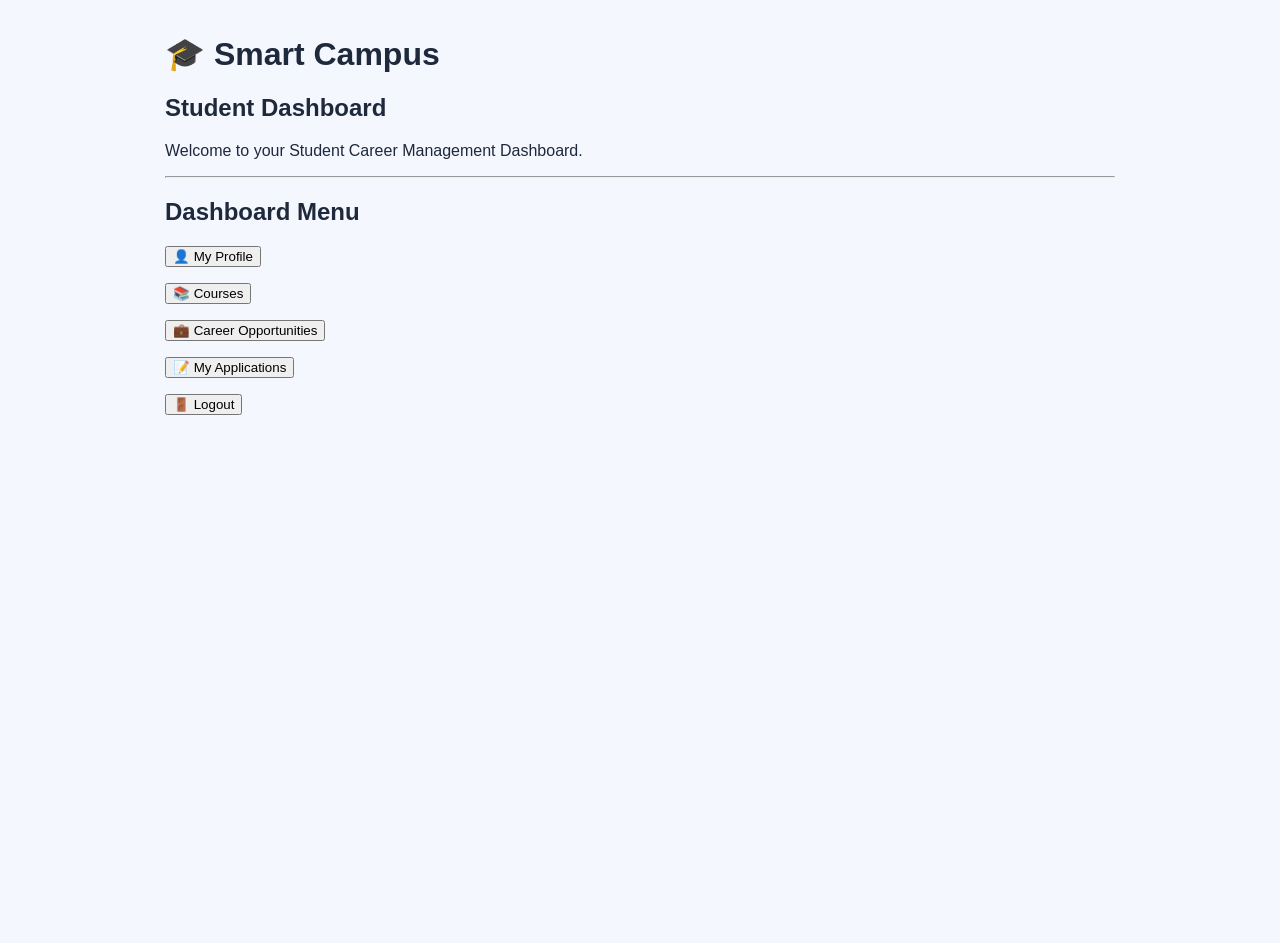
<file: dashboard.html>
<!DOCTYPE html>
<html lang="en">

<head>
    <meta charset="UTF-8">
    <meta name="viewport" content="width=device-width, initial-scale=1.0">
    <title>Student Dashboard - Smart Campus</title>

    <link rel="stylesheet" href="style.css">
</head>

<body>

    <div class="container">

        <h1>🎓 Smart Campus</h1>

        <h2>Student Dashboard</h2>

        <p>Welcome to your Student Career Management Dashboard.</p>

        <hr>

        <h2>Dashboard Menu</h2>

        <p>
            <a href="profile.html">
                <button>👤 My Profile</button>
            </a>
        </p>

        <p>
            <a href="courses.html">
                <button>📚 Courses</button>
            </a>
        </p>

        <p>
            <a href="careers.html">
                <button>💼 Career Opportunities</button>
            </a>
        </p>

        <p>
            <a href="myapplications.html">
                <button>📝 My Applications</button>
            </a>
        </p>

        <p>
            <a href="Login.html">
                <button>🚪 Logout</button>
            </a>
        </p>

    </div>

</body>

</html>
</file>
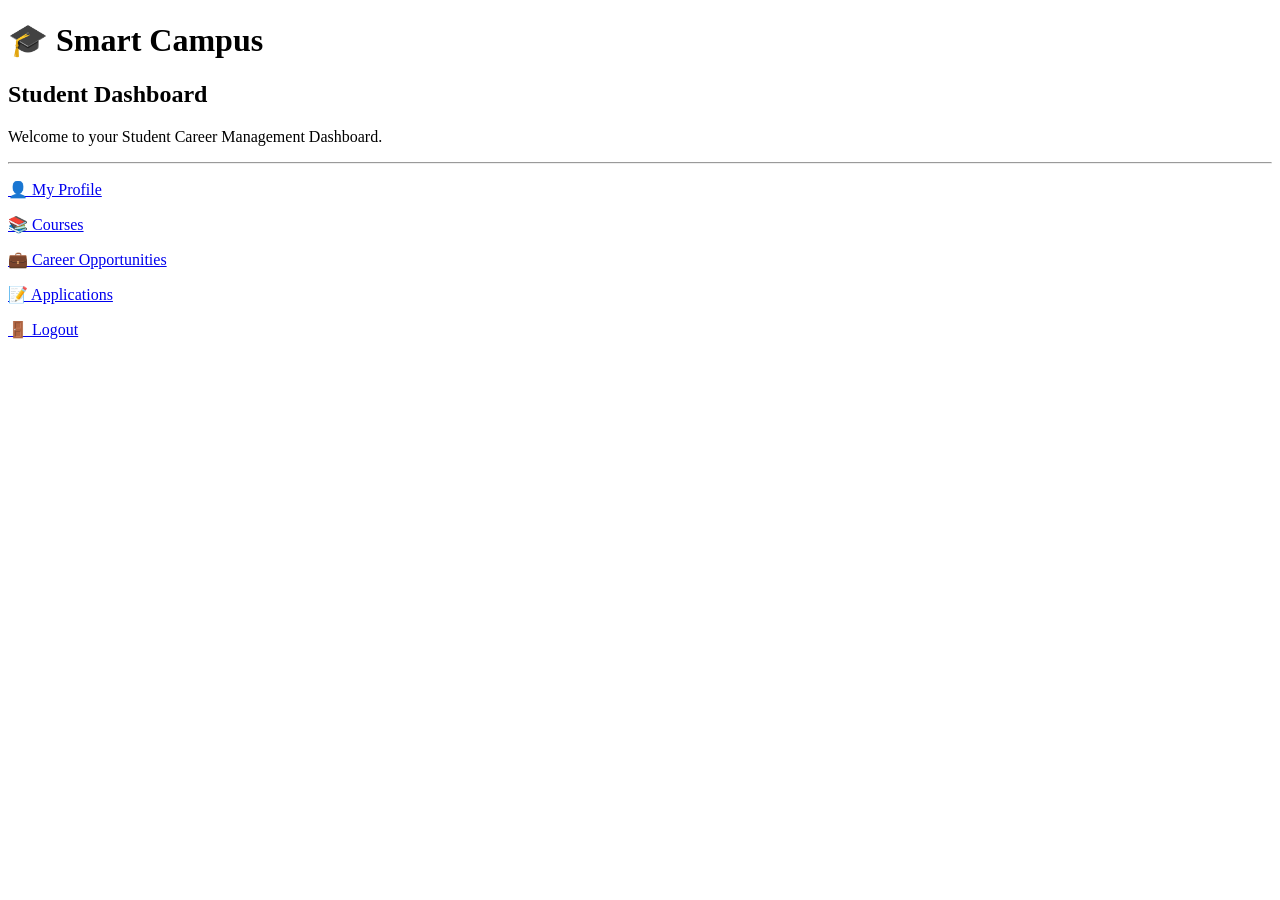
<file: dashboard_old.html>
<!DOCTYPE html>
<html lang="en">

<head>
    <meta charset="UTF-8">
    <meta name="viewport" content="width=device-width, initial-scale=1.0">
    <title>Student Dashboard - Smart Campus</title>
</head>

<body>

    <h1>🎓 Smart Campus</h1>

    <h2>Student Dashboard</h2>

    <p>Welcome to your Student Career Management Dashboard.</p>

    <hr>

    <p>
        <a href="profile.html">👤 My Profile</a>
    </p>

    <p>
        <a href="courses.html">📚 Courses</a>
    </p>

    <p>
        <a href="careers.html">💼 Career Opportunities</a>
    </p>

    <p>
        <a href="myapplications.html">📝 Applications</a>
    </p>

    <p>
        <a href="Login.html">🚪 Logout</a>
    </p>

</body>

</html>
</file>
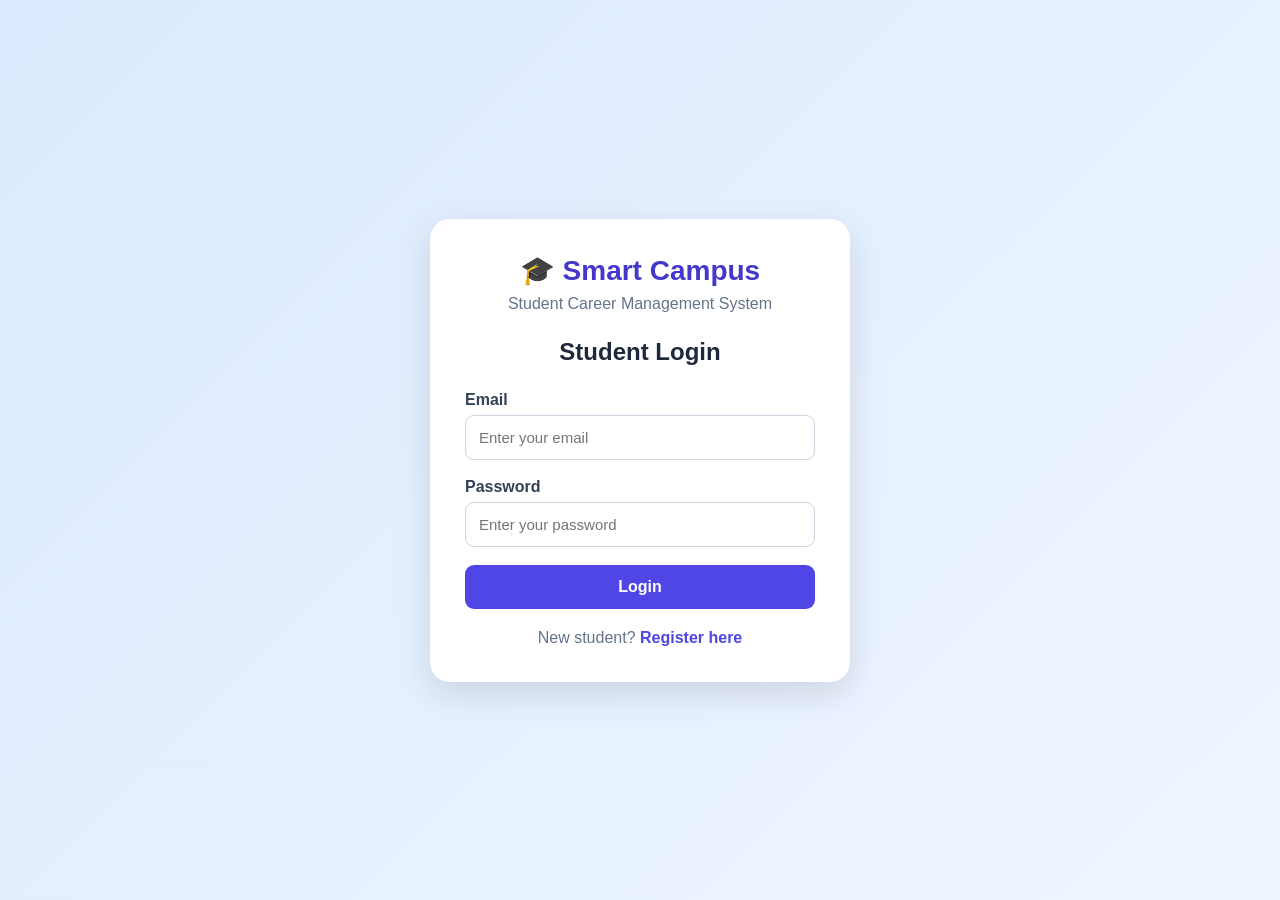
<file: Login.html>
<!DOCTYPE html>
<html lang="en">

<head>
    <meta charset="UTF-8">
    <meta name="viewport" content="width=device-width, initial-scale=1.0">

    <title>Smart Campus - Login</title>

    <style>
        * {
            margin: 0;
            padding: 0;
            box-sizing: border-box;
        }

        body {
            font-family: Arial, sans-serif;
            background: linear-gradient(135deg, #dbeafe, #eff6ff);
            min-height: 100vh;
            display: flex;
            justify-content: center;
            align-items: center;
        }

        .login-box {
            width: 90%;
            max-width: 420px;
            background: white;
            padding: 35px;
            border-radius: 20px;
            box-shadow: 0 12px 35px rgba(0, 0, 0, 0.12);
        }

        .logo {
            text-align: center;
            color: #4338ca;
            font-size: 28px;
            font-weight: bold;
            margin-bottom: 8px;
        }

        .subtitle {
            text-align: center;
            color: #64748b;
            margin-bottom: 25px;
        }

        h2 {
            text-align: center;
            color: #1e293b;
            margin-bottom: 25px;
        }

        label {
            display: block;
            margin-bottom: 6px;
            font-weight: 600;
            color: #334155;
        }

        input {
            width: 100%;
            padding: 13px;
            margin-bottom: 18px;
            border: 1px solid #cbd5e1;
            border-radius: 9px;
            font-size: 15px;
        }

        input:focus {
            outline: none;
            border-color: #4f46e5;
        }

        button {
            width: 100%;
            padding: 13px;
            background: #4f46e5;
            color: white;
            border: none;
            border-radius: 9px;
            font-size: 16px;
            font-weight: bold;
            cursor: pointer;
        }

        button:hover {
            background: #3730a3;
        }

        .register {
            text-align: center;
            margin-top: 20px;
            color: #64748b;
        }

        .register a {
            color: #4f46e5;
            font-weight: bold;
            text-decoration: none;
        }

        #message {
            text-align: center;
            margin-top: 15px;
            font-weight: bold;
        }
    </style>
</head>

<body>

    <div class="login-box">

        <div class="logo">🎓 Smart Campus</div>

        <p class="subtitle">
            Student Career Management System
        </p>

        <h2>Student Login</h2>

        <form onsubmit="loginStudent(event)">

            <label for="email">Email</label>

            <input
                type="email"
                id="email"
                placeholder="Enter your email"
                required
            >

            <label for="password">Password</label>

            <input
                type="password"
                id="password"
                placeholder="Enter your password"
                required
            >

            <button type="submit">
                Login
            </button>

        </form>

        <p id="message"></p>

        <p class="register">
            New student?
            <a href="register.html">Register here</a>
        </p>

    </div>

    <script>

        async function loginStudent(event) {

            event.preventDefault();

            const email =
                document.getElementById("email").value.trim();

            const password =
                document.getElementById("password").value;

            const message =
                document.getElementById("message");

            try {

                const response = await fetch(
                    "https://smart-campus-student-career.onrender.com/login",
                    {
                        method: "POST",
                        headers: {
                            "Content-Type": "application/json"
                        },
                        body: JSON.stringify({
                            email: email,
                            password: password
                        })
                    }
                );

                const result = await response.json();

                if (result.success) {

                    localStorage.setItem(
                        "student_email",
                        result.email
                    );

                    localStorage.setItem(
                        "student_name",
                        result.name
                    );

                    alert("✅ Login successful!");

                    window.location.href =
                        "studentdashboard.html";

                } else {

                    message.textContent =
                        "❌ " + result.message;

                    message.style.color = "red";

                }

            } catch (error) {

                message.textContent =
                    "❌ Unable to connect to backend.";

                message.style.color = "red";
            }
        }

    </script>

</body>

</html>
</file>
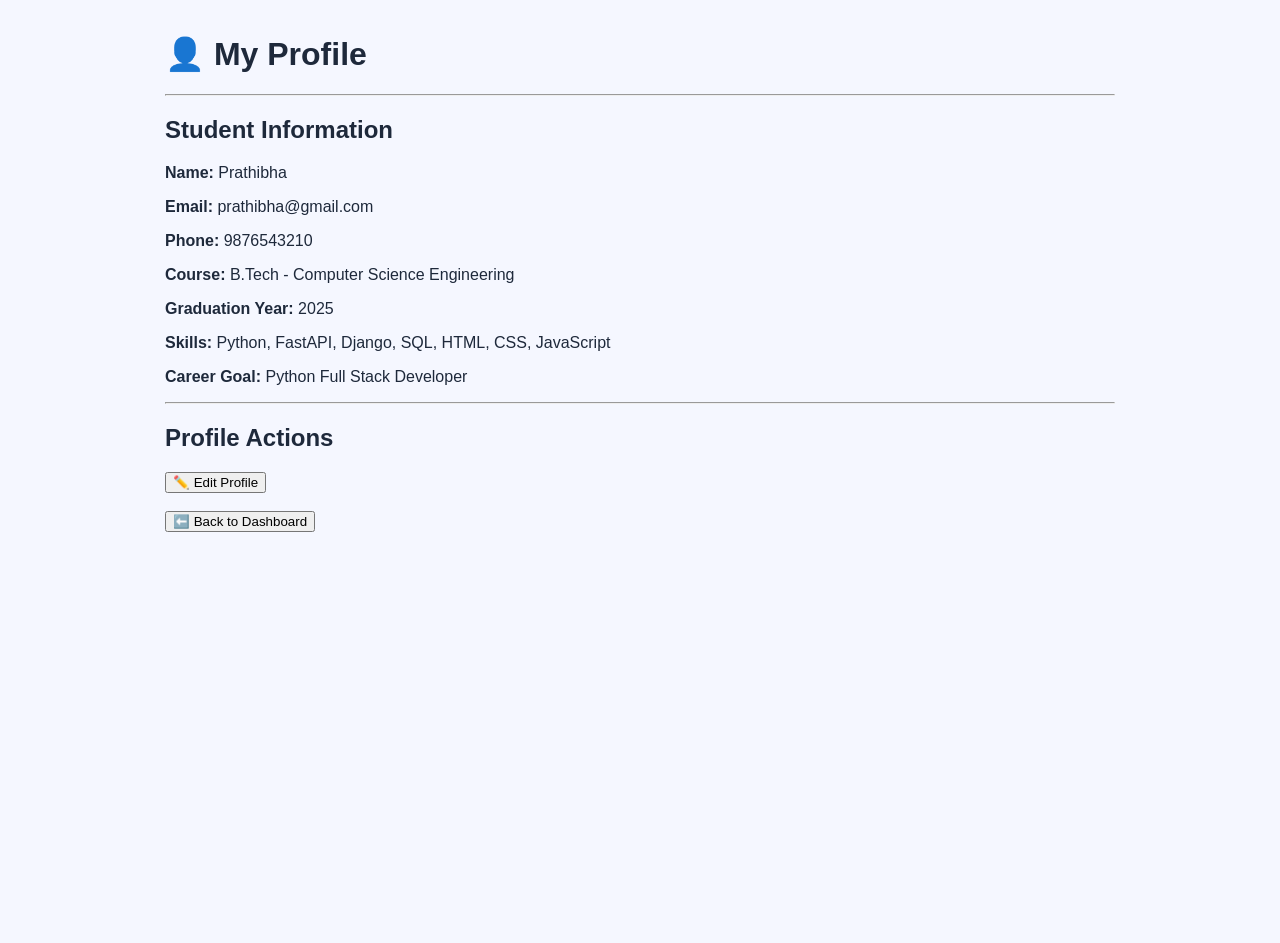
<file: profile.html>
<!DOCTYPE html>
<html lang="en">

<head>
    <meta charset="UTF-8">
    <meta name="viewport" content="width=device-width, initial-scale=1.0">
    <title>Student Profile</title>
    <link rel="stylesheet" href="style.css">
</head>

<body>

    <div class="container">

        <h1>👤 My Profile</h1>

        <hr>

        <h2>Student Information</h2>

        <p><strong>Name:</strong> Prathibha</p>

        <p><strong>Email:</strong> prathibha@gmail.com</p>

        <p><strong>Phone:</strong> 9876543210</p>

        <p><strong>Course:</strong> B.Tech - Computer Science Engineering</p>

        <p><strong>Graduation Year:</strong> 2025</p>

        <p><strong>Skills:</strong> Python, FastAPI, Django, SQL, HTML, CSS, JavaScript</p>

        <p><strong>Career Goal:</strong> Python Full Stack Developer</p>

        <hr>

        <h2>Profile Actions</h2>

        <button onclick="alert('Profile editing will be added next.')">
            ✏️ Edit Profile
        </button>

        <br><br>

        <a href="studentdashboard.html">
            <button>⬅️ Back to Dashboard</button>
        </a>

    </div>

</body>

</html>
</file>
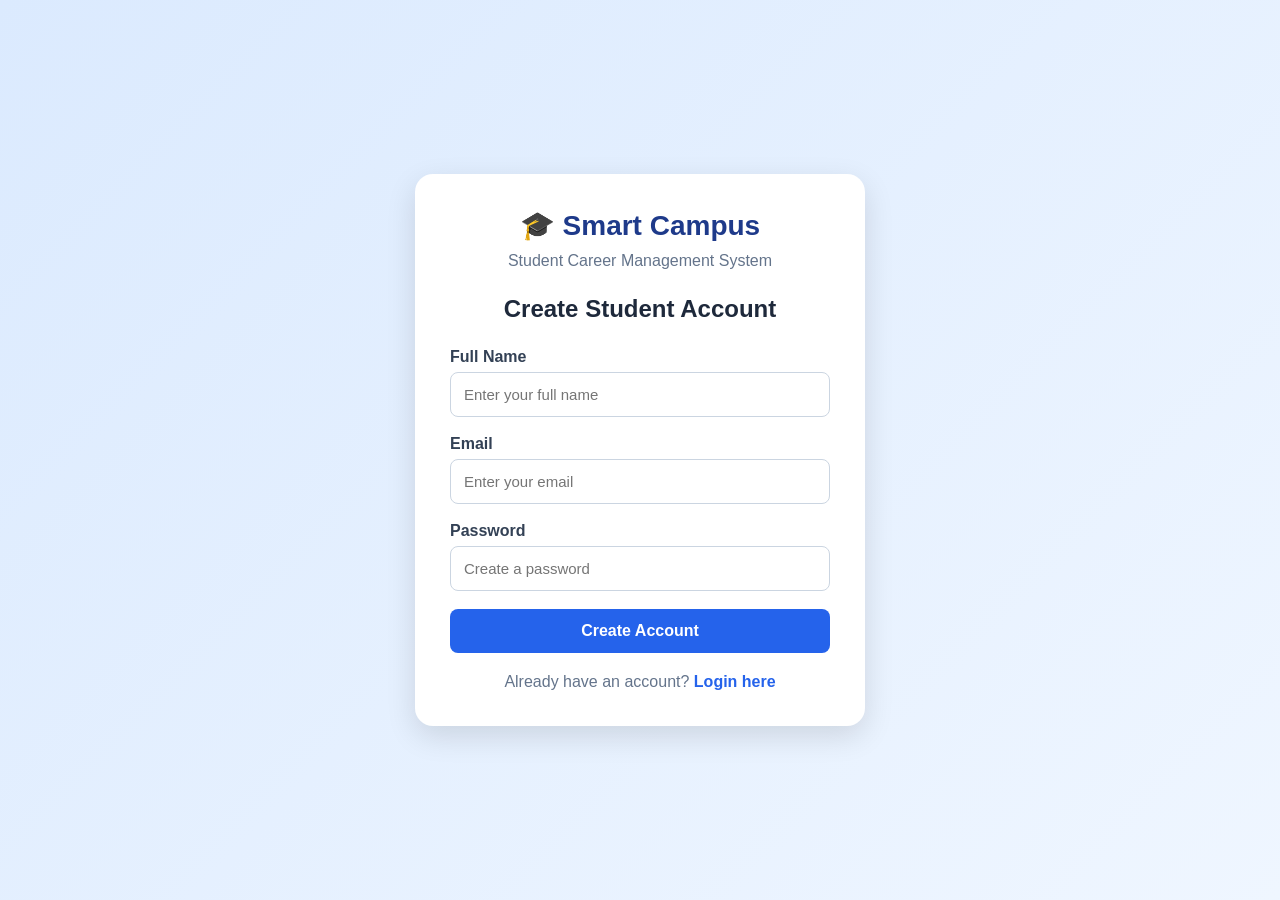
<file: register.html>
<!DOCTYPE html>
<html lang="en">

<head>
    <meta charset="UTF-8">
    <meta name="viewport" content="width=device-width, initial-scale=1.0">

    <title>Smart Campus - Register</title>

    <style>
        * {
            margin: 0;
            padding: 0;
            box-sizing: border-box;
        }

        body {
            font-family: Arial, sans-serif;
            background: linear-gradient(135deg, #dbeafe, #eff6ff);
            min-height: 100vh;
            display: flex;
            justify-content: center;
            align-items: center;
        }

        .register-container {
            width: 100%;
            max-width: 450px;
            background: white;
            padding: 35px;
            border-radius: 18px;
            box-shadow: 0 10px 30px rgba(0, 0, 0, 0.12);
        }

        .logo {
            text-align: center;
            font-size: 28px;
            font-weight: bold;
            color: #1e3a8a;
            margin-bottom: 10px;
        }

        .subtitle {
            text-align: center;
            color: #64748b;
            margin-bottom: 25px;
        }

        h2 {
            text-align: center;
            color: #1e293b;
            margin-bottom: 25px;
        }

        label {
            display: block;
            margin-bottom: 6px;
            font-weight: bold;
            color: #334155;
        }

        input {
            width: 100%;
            padding: 13px;
            border: 1px solid #cbd5e1;
            border-radius: 8px;
            margin-bottom: 18px;
            font-size: 15px;
        }

        input:focus {
            outline: none;
            border-color: #2563eb;
        }

        .register-btn {
            width: 100%;
            padding: 13px;
            border: none;
            border-radius: 8px;
            background: #2563eb;
            color: white;
            font-size: 16px;
            font-weight: bold;
            cursor: pointer;
        }

        .register-btn:hover {
            background: #1d4ed8;
        }

        .login-text {
            text-align: center;
            margin-top: 20px;
            color: #64748b;
        }

        .login-text a {
            color: #2563eb;
            font-weight: bold;
            text-decoration: none;
        }

        .login-text a:hover {
            text-decoration: underline;
        }

        .message {
            text-align: center;
            margin-top: 15px;
            font-weight: bold;
        }
    </style>
</head>

<body>

    <div class="register-container">

        <div class="logo">🎓 Smart Campus</div>

        <p class="subtitle">
            Student Career Management System
        </p>

        <h2>Create Student Account</h2>

        <form onsubmit="registerStudent(event)">

            <label for="name">Full Name</label>

            <input
                type="text"
                id="name"
                placeholder="Enter your full name"
                required
            >

            <label for="email">Email</label>

            <input
                type="email"
                id="email"
                placeholder="Enter your email"
                required
            >

            <label for="password">Password</label>

            <input
                type="password"
                id="password"
                placeholder="Create a password"
                required
            >

            <button type="submit" class="register-btn">
                Create Account
            </button>

        </form>

        <p id="message" class="message"></p>

        <p class="login-text">
            Already have an account?
            <a href="Login.html">Login here</a>
        </p>

    </div>

    <script>

        async function registerStudent(event) {

            event.preventDefault();

            const name =
                document.getElementById("name").value;

            const email =
                document.getElementById("email").value;

            const password =
                document.getElementById("password").value;

            const message =
                document.getElementById("message");

            try {

                const response = await fetch(
                    "https://smart-campus-student-career.onrender.com/register",
                    {
                        method: "POST",
                        headers: {
                            "Content-Type": "application/json"
                        },
                        body: JSON.stringify({
                            name: name,
                            email: email,
                            password: password
                        })
                    }
                );

                const result = await response.json();

                if (result.success) {

                    alert("✅ Registration successful!");

                    window.location.href =
                        "Login.html";

                } else {

                    message.textContent =
                        "❌ " + result.message;

                }

            } catch (error) {

                message.textContent =
                    "❌ Unable to connect to backend.";

            }
        }

    </script>

</body>

</html>
</file>
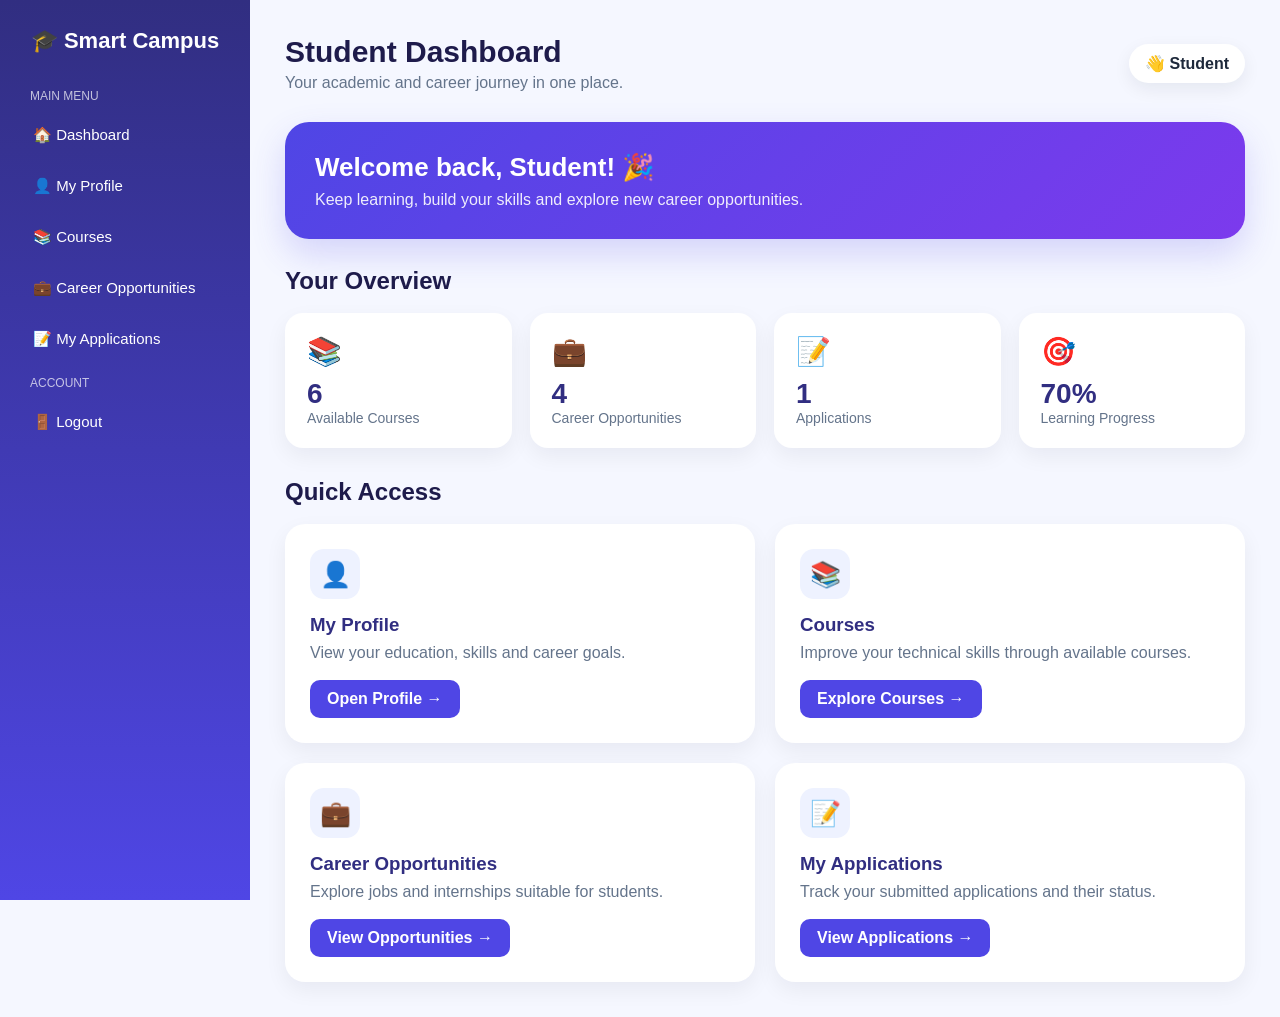
<file: studentdashboard.html>
<!DOCTYPE html>
<html lang="en">

<head>
    <meta charset="UTF-8">
    <meta name="viewport" content="width=device-width, initial-scale=1.0">
    <title>Smart Campus - Dashboard</title>

    <style>
        * {
            margin: 0;
            padding: 0;
            box-sizing: border-box;
        }

        body {
            font-family: "Segoe UI", Arial, sans-serif;
            background: #f5f7ff;
            color: #1e293b;
            min-height: 100vh;
        }

        .layout {
            display: flex;
            min-height: 100vh;
        }

        /* Sidebar */

        .sidebar {
            width: 250px;
            background: linear-gradient(180deg, #312e81, #4f46e5);
            color: white;
            padding: 28px 18px;
            position: fixed;
            left: 0;
            top: 0;
            bottom: 0;
        }

        .brand {
            text-align: center;
            font-size: 22px;
            font-weight: 700;
            margin-bottom: 35px;
        }

        .menu-title {
            font-size: 12px;
            text-transform: uppercase;
            opacity: 0.7;
            margin: 15px 12px 10px;
        }

        .sidebar a,
        .logout-btn {
            display: block;
            width: 100%;
            padding: 13px 15px;
            margin: 7px 0;
            border-radius: 12px;
            color: white;
            text-decoration: none;
            border: none;
            background: transparent;
            text-align: left;
            font-size: 15px;
            cursor: pointer;
        }

        .sidebar a:hover,
        .logout-btn:hover {
            background: rgba(255, 255, 255, 0.16);
        }

        /* Main */

        .main {
            margin-left: 250px;
            width: calc(100% - 250px);
            padding: 35px;
        }

        .topbar {
            display: flex;
            justify-content: space-between;
            align-items: center;
            margin-bottom: 30px;
        }

        .topbar h1 {
            font-size: 30px;
            color: #1e1b4b;
        }

        .topbar p {
            color: #64748b;
            margin-top: 5px;
        }

        .profile-mini {
            background: white;
            padding: 10px 16px;
            border-radius: 30px;
            box-shadow: 0 6px 18px rgba(15, 23, 42, 0.07);
            font-weight: 600;
        }

        /* Welcome */

        .welcome {
            background: linear-gradient(135deg, #4f46e5, #7c3aed);
            border-radius: 24px;
            padding: 30px;
            color: white;
            box-shadow: 0 15px 35px rgba(79, 70, 229, 0.20);
            margin-bottom: 28px;
        }

        .welcome h2 {
            font-size: 26px;
            margin-bottom: 8px;
        }

        .welcome p {
            opacity: 0.9;
        }

        /* Statistics */

        .stats {
            display: grid;
            grid-template-columns: repeat(4, 1fr);
            gap: 18px;
            margin-bottom: 30px;
        }

        .stat-card {
            background: white;
            padding: 22px;
            border-radius: 18px;
            box-shadow: 0 8px 22px rgba(15, 23, 42, 0.06);
        }

        .stat-icon {
            font-size: 28px;
            margin-bottom: 10px;
        }

        .stat-number {
            font-size: 28px;
            font-weight: 700;
            color: #312e81;
        }

        .stat-label {
            color: #64748b;
            font-size: 14px;
        }

        /* Cards */

        .section-title {
            margin-bottom: 18px;
            color: #1e1b4b;
        }

        .cards {
            display: grid;
            grid-template-columns: repeat(2, 1fr);
            gap: 20px;
        }

        .card {
            background: white;
            padding: 25px;
            border-radius: 20px;
            box-shadow: 0 8px 22px rgba(15, 23, 42, 0.06);
            transition: 0.3s;
        }

        .card:hover {
            transform: translateY(-5px);
            box-shadow: 0 15px 30px rgba(79, 70, 229, 0.12);
        }

        .card-icon {
            width: 50px;
            height: 50px;
            display: flex;
            align-items: center;
            justify-content: center;
            border-radius: 14px;
            background: #eef2ff;
            font-size: 25px;
            margin-bottom: 15px;
        }

        .card h3 {
            color: #312e81;
            margin-bottom: 8px;
        }

        .card p {
            color: #64748b;
            margin-bottom: 18px;
        }

        .card a {
            display: inline-block;
            text-decoration: none;
            color: white;
            background: #4f46e5;
            padding: 10px 17px;
            border-radius: 10px;
            font-weight: 600;
        }

        .card a:hover {
            background: #3730a3;
        }

        /* Responsive */

        @media (max-width: 1000px) {

            .stats {
                grid-template-columns: repeat(2, 1fr);
            }

            .cards {
                grid-template-columns: 1fr;
            }
        }

        @media (max-width: 700px) {

            .sidebar {
                width: 100%;
                height: auto;
                position: relative;
            }

            .layout {
                display: block;
            }

            .main {
                margin-left: 0;
                width: 100%;
                padding: 20px;
            }

            .topbar {
                display: block;
            }

            .profile-mini {
                display: inline-block;
                margin-top: 12px;
            }

            .stats {
                grid-template-columns: 1fr;
            }
        }
    </style>
</head>

<body>

    <div class="layout">

        <!-- Sidebar -->

        <aside class="sidebar">

            <div class="brand">
                🎓 Smart Campus
            </div>

            <div class="menu-title">
                Main Menu
            </div>

            <a href="studentdashboard.html">🏠 Dashboard</a>

            <a href="profile.html">👤 My Profile</a>

            <a href="courses.html">📚 Courses</a>

            <a href="career.html">💼 Career Opportunities</a>

            <a href="applications.html">📝 My Applications</a>

            <div class="menu-title">
                Account
            </div>

            <button class="logout-btn" onclick="logout()">
                🚪 Logout
            </button>

        </aside>


        <!-- Main Content -->

        <main class="main">

            <div class="topbar">

                <div>
                    <h1>Student Dashboard</h1>
                    <p>Your academic and career journey in one place.</p>
                </div>

                <div class="profile-mini">
                    👋 <span id="studentName">Student</span>
                </div>

            </div>


            <!-- Welcome -->

            <section class="welcome">

                <h2>Welcome back, <span id="welcomeName">Student</span>! 🎉</h2>

                <p>
                    Keep learning, build your skills and explore new career opportunities.
                </p>

            </section>


            <!-- Statistics -->

            <h2 class="section-title">
                Your Overview
            </h2>

            <section class="stats">

                <div class="stat-card">
                    <div class="stat-icon">📚</div>
                    <div class="stat-number">6</div>
                    <div class="stat-label">Available Courses</div>
                </div>

                <div class="stat-card">
                    <div class="stat-icon">💼</div>
                    <div class="stat-number">4</div>
                    <div class="stat-label">Career Opportunities</div>
                </div>

                <div class="stat-card">
                    <div class="stat-icon">📝</div>
                    <div class="stat-number">1</div>
                    <div class="stat-label">Applications</div>
                </div>

                <div class="stat-card">
                    <div class="stat-icon">🎯</div>
                    <div class="stat-number">70%</div>
                    <div class="stat-label">Learning Progress</div>
                </div>

            </section>


            <!-- Quick Actions -->

            <h2 class="section-title">
                Quick Access
            </h2>

            <section class="cards">

                <div class="card">

                    <div class="card-icon">
                        👤
                    </div>

                    <h3>
                        My Profile
                    </h3>

                    <p>
                        View your education, skills and career goals.
                    </p>

                    <a href="profile.html">
                        Open Profile →
                    </a>

                </div>


                <div class="card">

                    <div class="card-icon">
                        📚
                    </div>

                    <h3>
                        Courses
                    </h3>

                    <p>
                        Improve your technical skills through available courses.
                    </p>

                    <a href="courses.html">
                        Explore Courses →
                    </a>

                </div>


                <div class="card">

                    <div class="card-icon">
                        💼
                    </div>

                    <h3>
                        Career Opportunities
                    </h3>

                    <p>
                        Explore jobs and internships suitable for students.
                    </p>

                    <a href="career.html">
                        View Opportunities →
                    </a>

                </div>


                <div class="card">

                    <div class="card-icon">
                        📝
                    </div>

                    <h3>
                        My Applications
                    </h3>

                    <p>
                        Track your submitted applications and their status.
                    </p>

                    <a href="applications.html">
                        View Applications →
                    </a>

                </div>

            </section>

        </main>

    </div>


    <script>

        const name =
            localStorage.getItem("student_name");

        if (name) {

            document.getElementById(
                "studentName"
            ).textContent = name;

            document.getElementById(
                "welcomeName"
            ).textContent = name;
        }


        function logout() {

            localStorage.removeItem("student_email");
            localStorage.removeItem("student_name");

            alert("✅ Logged out successfully!");

            window.location.href = "Login.html";
        }

    </script>

</body>

</html>
</file>
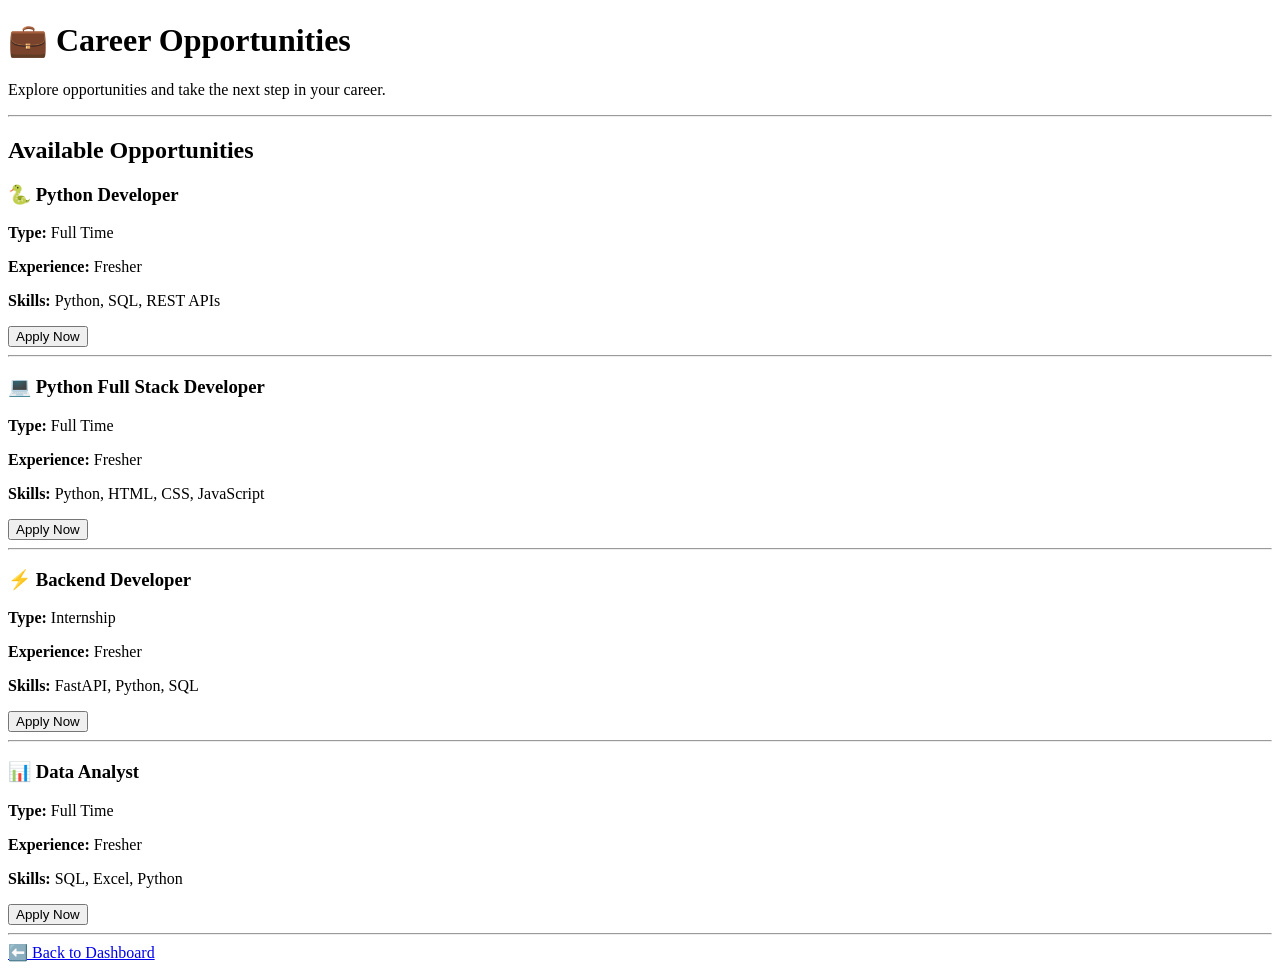
<file: testdashboard.html>
<!DOCTYPE html>
<html lang="en">

<head>
    <meta charset="UTF-8">
    <meta name="viewport" content="width=device-width, initial-scale=1.0">
    <title>Career Opportunities</title>
</head>

<body>

    <h1>💼 Career Opportunities</h1>

    <p>Explore opportunities and take the next step in your career.</p>

    <hr>

    <h2>Available Opportunities</h2>

    <h3>🐍 Python Developer</h3>
    <p><strong>Type:</strong> Full Time</p>
    <p><strong>Experience:</strong> Fresher</p>
    <p><strong>Skills:</strong> Python, SQL, REST APIs</p>
    <button onclick="applyJob('Python Developer')">Apply Now</button>

    <hr>

    <h3>💻 Python Full Stack Developer</h3>
    <p><strong>Type:</strong> Full Time</p>
    <p><strong>Experience:</strong> Fresher</p>
    <p><strong>Skills:</strong> Python, HTML, CSS, JavaScript</p>
    <button onclick="applyJob('Python Full Stack Developer')">Apply Now</button>

    <hr>

    <h3>⚡ Backend Developer</h3>
    <p><strong>Type:</strong> Internship</p>
    <p><strong>Experience:</strong> Fresher</p>
    <p><strong>Skills:</strong> FastAPI, Python, SQL</p>
    <button onclick="applyJob('Backend Developer')">Apply Now</button>

    <hr>

    <h3>📊 Data Analyst</h3>
    <p><strong>Type:</strong> Full Time</p>
    <p><strong>Experience:</strong> Fresher</p>
    <p><strong>Skills:</strong> SQL, Excel, Python</p>
    <button onclick="applyJob('Data Analyst')">Apply Now</button>

    <hr>

    <a href="studentdashboard.html">⬅️ Back to Dashboard</a>

    <script>
        function applyJob(job) {
            alert("✅ " + job + "\n\nYour application has been submitted.");
        }
    </script>

</body>

</html>
</file>
<file: style.css>
<!DOCTYPE html>
<html lang="en">

<head>
    <meta charset="UTF-8">
    <meta name="viewport" content="width=device-width, initial-scale=1.0">
    <title>My Applications - Smart Campus</title>

    <style>
        * {
            margin: 0;
            padding: 0;
            box-sizing: border-box;
        }

        body {
            font-family: "Segoe UI", Arial, sans-serif;
            background: #f5f7ff;
            color: #1e293b;
            min-height: 100vh;
        }

        .header {
            background: linear-gradient(135deg, #312e81, #7c3aed);
            color: white;
            padding: 35px 7%;
        }

        .header h1 {
            font-size: 32px;
            margin-bottom: 8px;
        }

        .header p {
            color: white;
            opacity: 0.9;
        }

        .container {
            width: 90%;
            max-width: 950px;
            margin: 35px auto;
        }

        .applications-grid {
            display: grid;
            grid-template-columns: repeat(2, 1fr);
            gap: 22px;
        }

        .application-card {
            background: white;
            padding: 25px;
            border-radius: 20px;
            box-shadow: 0 8px 22px rgba(15, 23, 42, 0.08);
            border: 1px solid #e2e8f0;
            transition: 0.3s;
        }

        .application-card:hover {
            transform: translateY(-5px);
            box-shadow: 0 15px 30px rgba(79, 70, 229, 0.14);
        }

        .icon {
            font-size: 30px;
            margin-bottom: 12px;
        }

        .application-card h2 {
            color: #312e81;
            margin-bottom: 12px;
            font-size: 22px;
        }

        .status {
            display: inline-block;
            background: #dcfce7;
            color: #166534;
            padding: 6px 13px;
            border-radius: 20px;
            font-size: 13px;
            font-weight: 700;
            margin-bottom: 18px;
        }

        .view-btn {
            background: linear-gradient(135deg, #4f46e5, #7c3aed);
            color: white;
            border: none;
            padding: 11px 18px;
            border-radius: 10px;
            font-size: 14px;
            font-weight: 600;
            cursor: pointer;
        }

        .view-btn:hover {
            transform: translateY(-2px);
        }

        .back-btn {
            display: inline-block;
            margin-top: 30px;
            padding: 11px 18px;
            background: white;
            color: #4338ca;
            text-decoration: none;
            border-radius: 10px;
            box-shadow: 0 5px 15px rgba(15, 23, 42, 0.07);
            font-weight: 600;
        }

        @media (max-width: 700px) {
            .applications-grid {
                grid-template-columns: 1fr;
            }

            .container {
                width: 94%;
            }
        }
    </style>
</head>

<body>

    <header class="header">
        <h1>📝 My Applications</h1>
        <p>Track your submitted job applications in one place.</p>
    </header>

    <main class="container">

        <div class="applications-grid">

            <div class="application-card">
                <div class="icon">🐍</div>

                <h2>Python Developer</h2>

                <div class="status">
                    Applied
                </div>

                <br>

                <button
                    class="view-btn"
                    onclick="viewApplication('Python Developer')">
                    View Application
                </button>
            </div>


            <div class="application-card">
                <div class="icon">⚡</div>

                <h2>Backend Developer</h2>

                <div class="status">
                    Applied
                </div>

                <br>

                <button
                    class="view-btn"
                    onclick="viewApplication('Backend Developer')">
                    View Application
                </button>
            </div>


            <div class="application-card">
                <div class="icon">💻</div>

                <h2>Python Full Stack Developer</h2>

                <div class="status">
                    Applied
                </div>

                <br>

                <button
                    class="view-btn"
                    onclick="viewApplication('Python Full Stack Developer')">
                    View Application
                </button>
            </div>

        </div>


        <a
            href="studentdashboard.html"
            class="back-btn">
            ⬅️ Back to Dashboard
        </a>

    </main>


    <script>

        function viewApplication(job) {

            alert(
                "📄 Application Details\n\n" +
                "Position: " + job + "\n" +
                "Status: Applied\n\n" +
                "✅ Your application has been submitted."
            );

        }

    </script>

</body>

</html>
</file>
